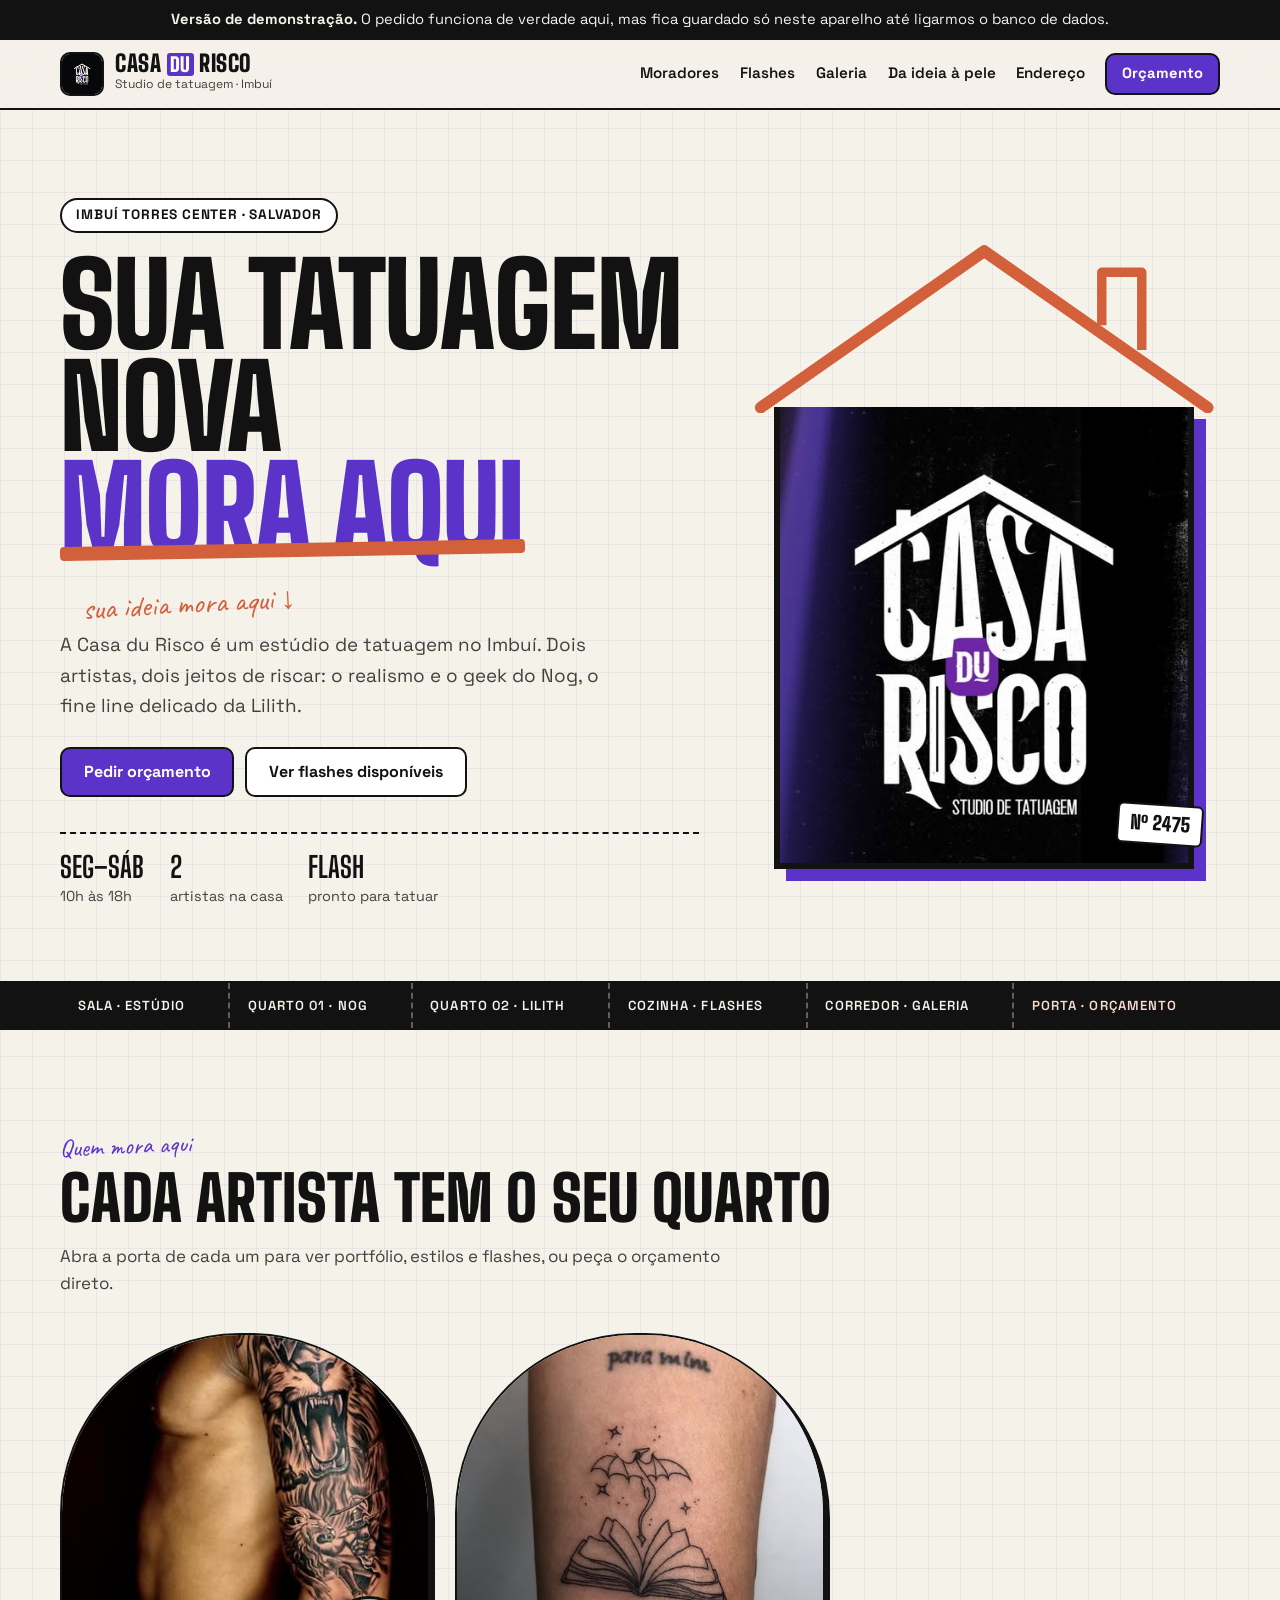
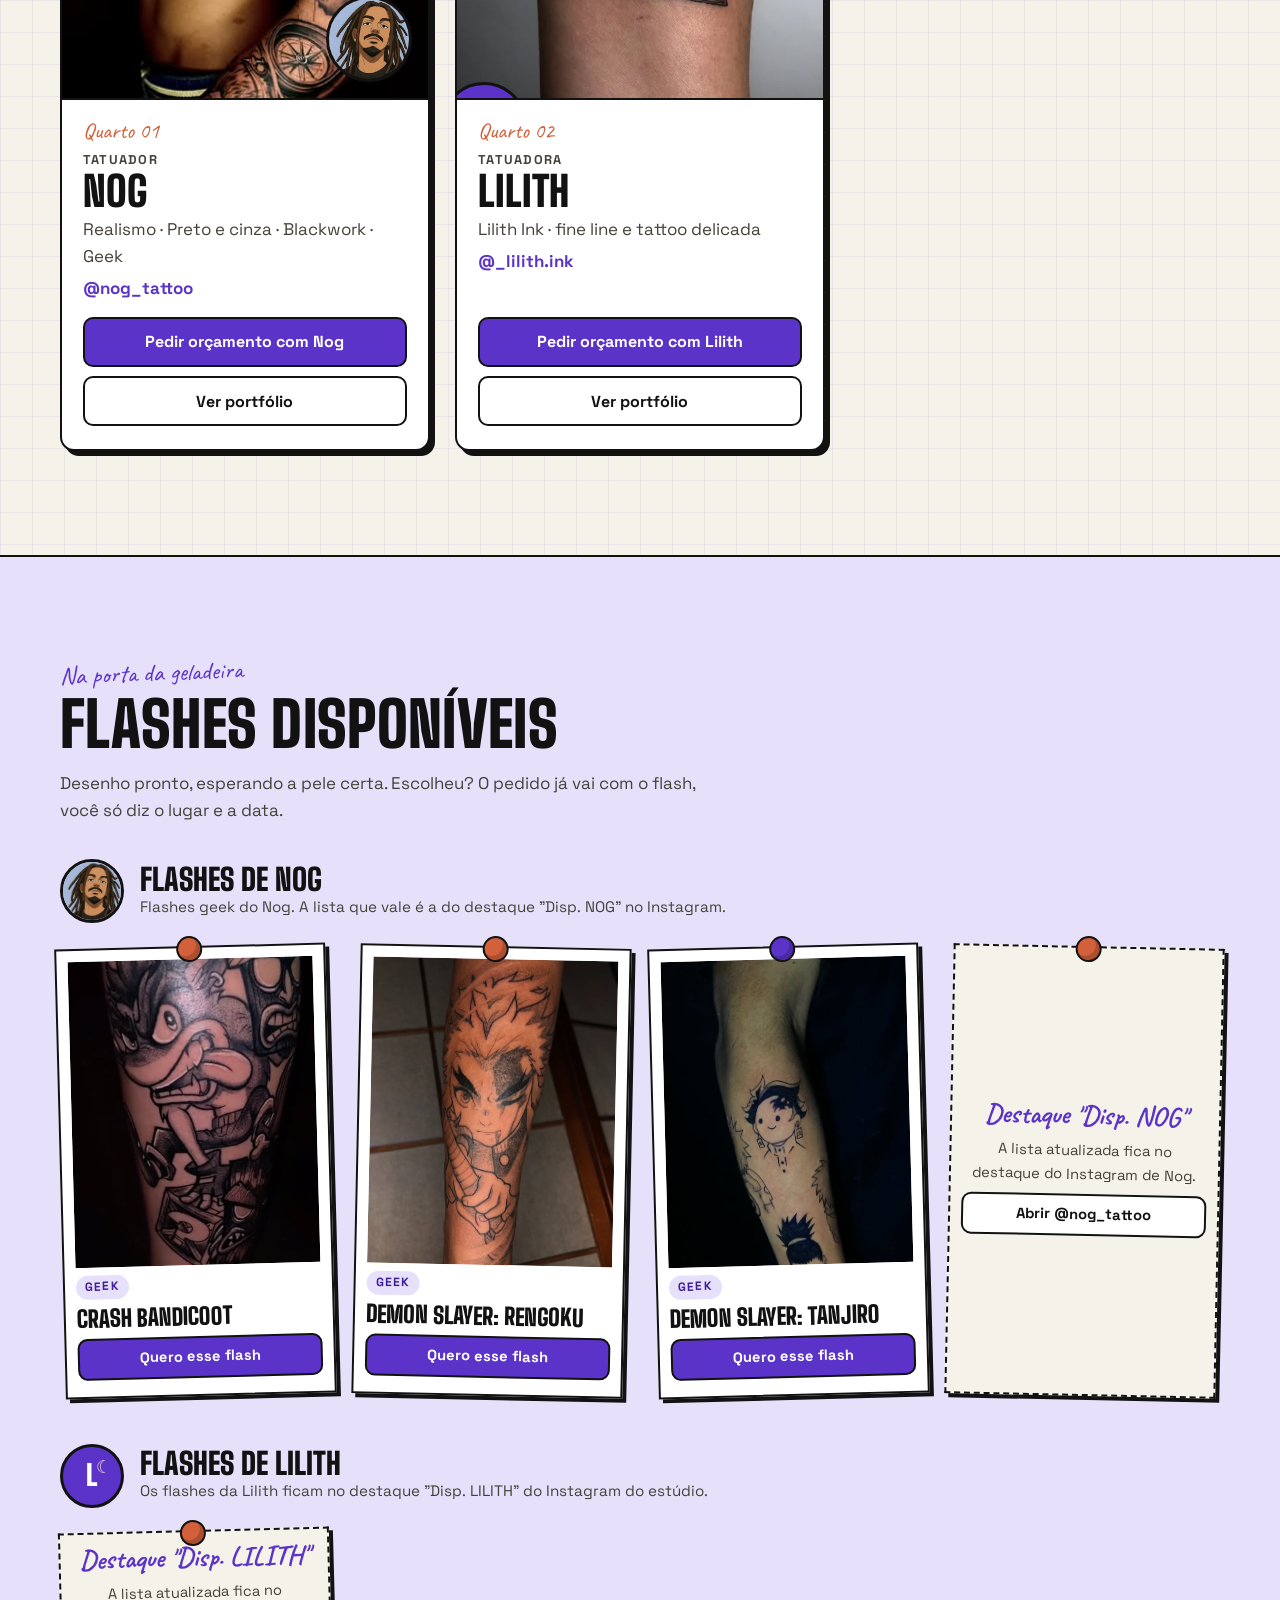
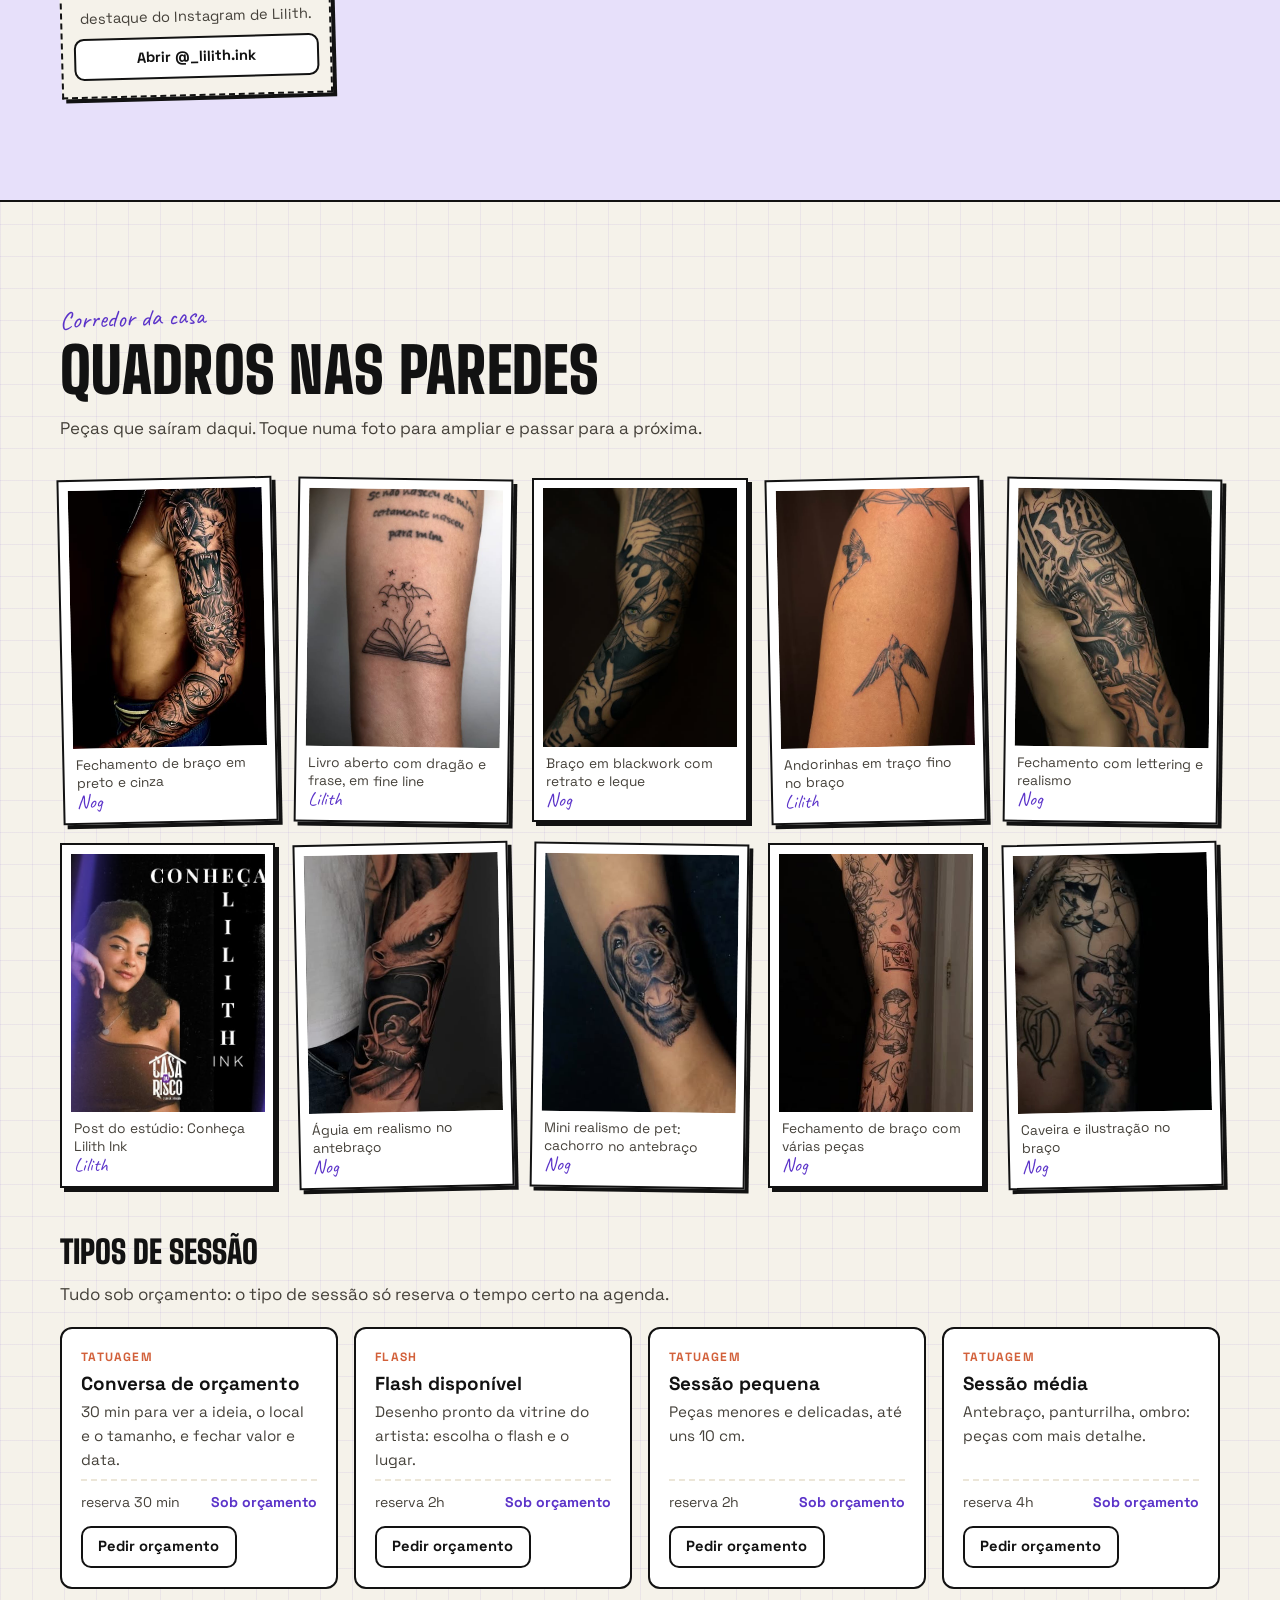
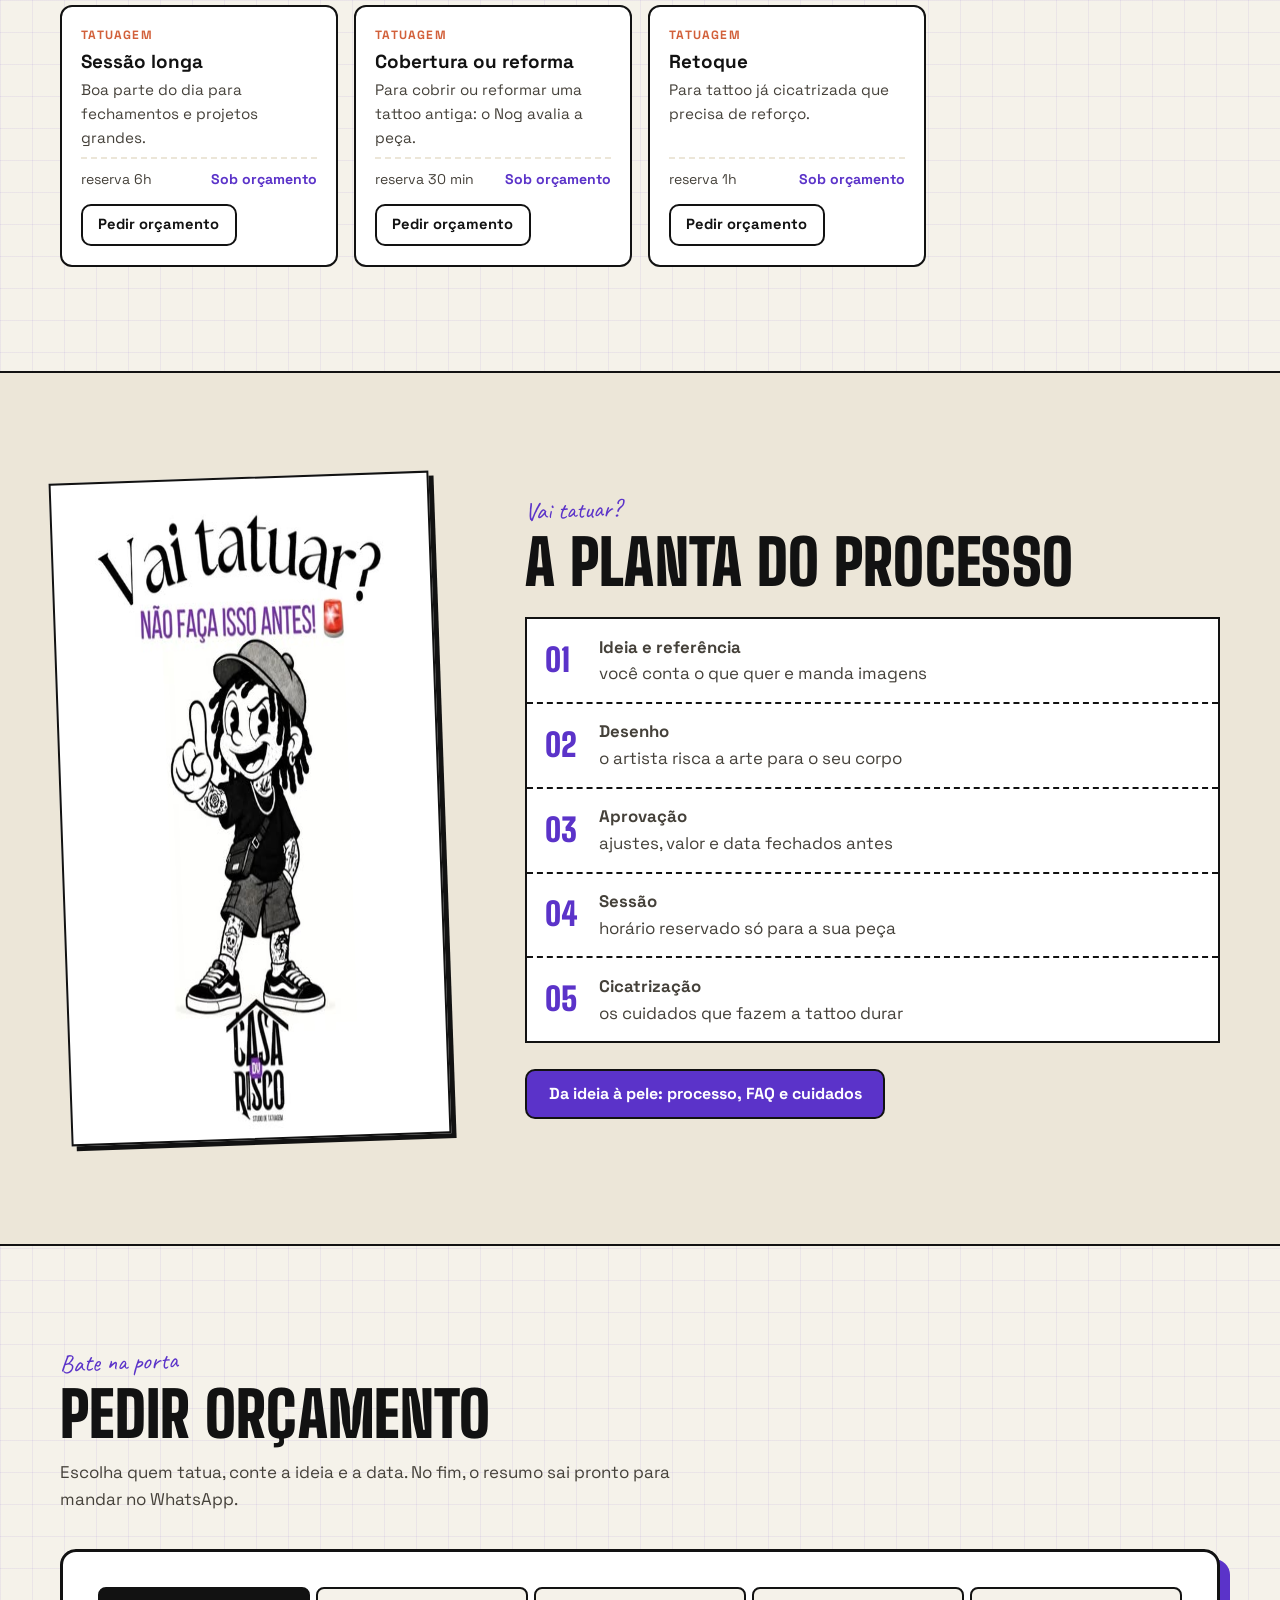
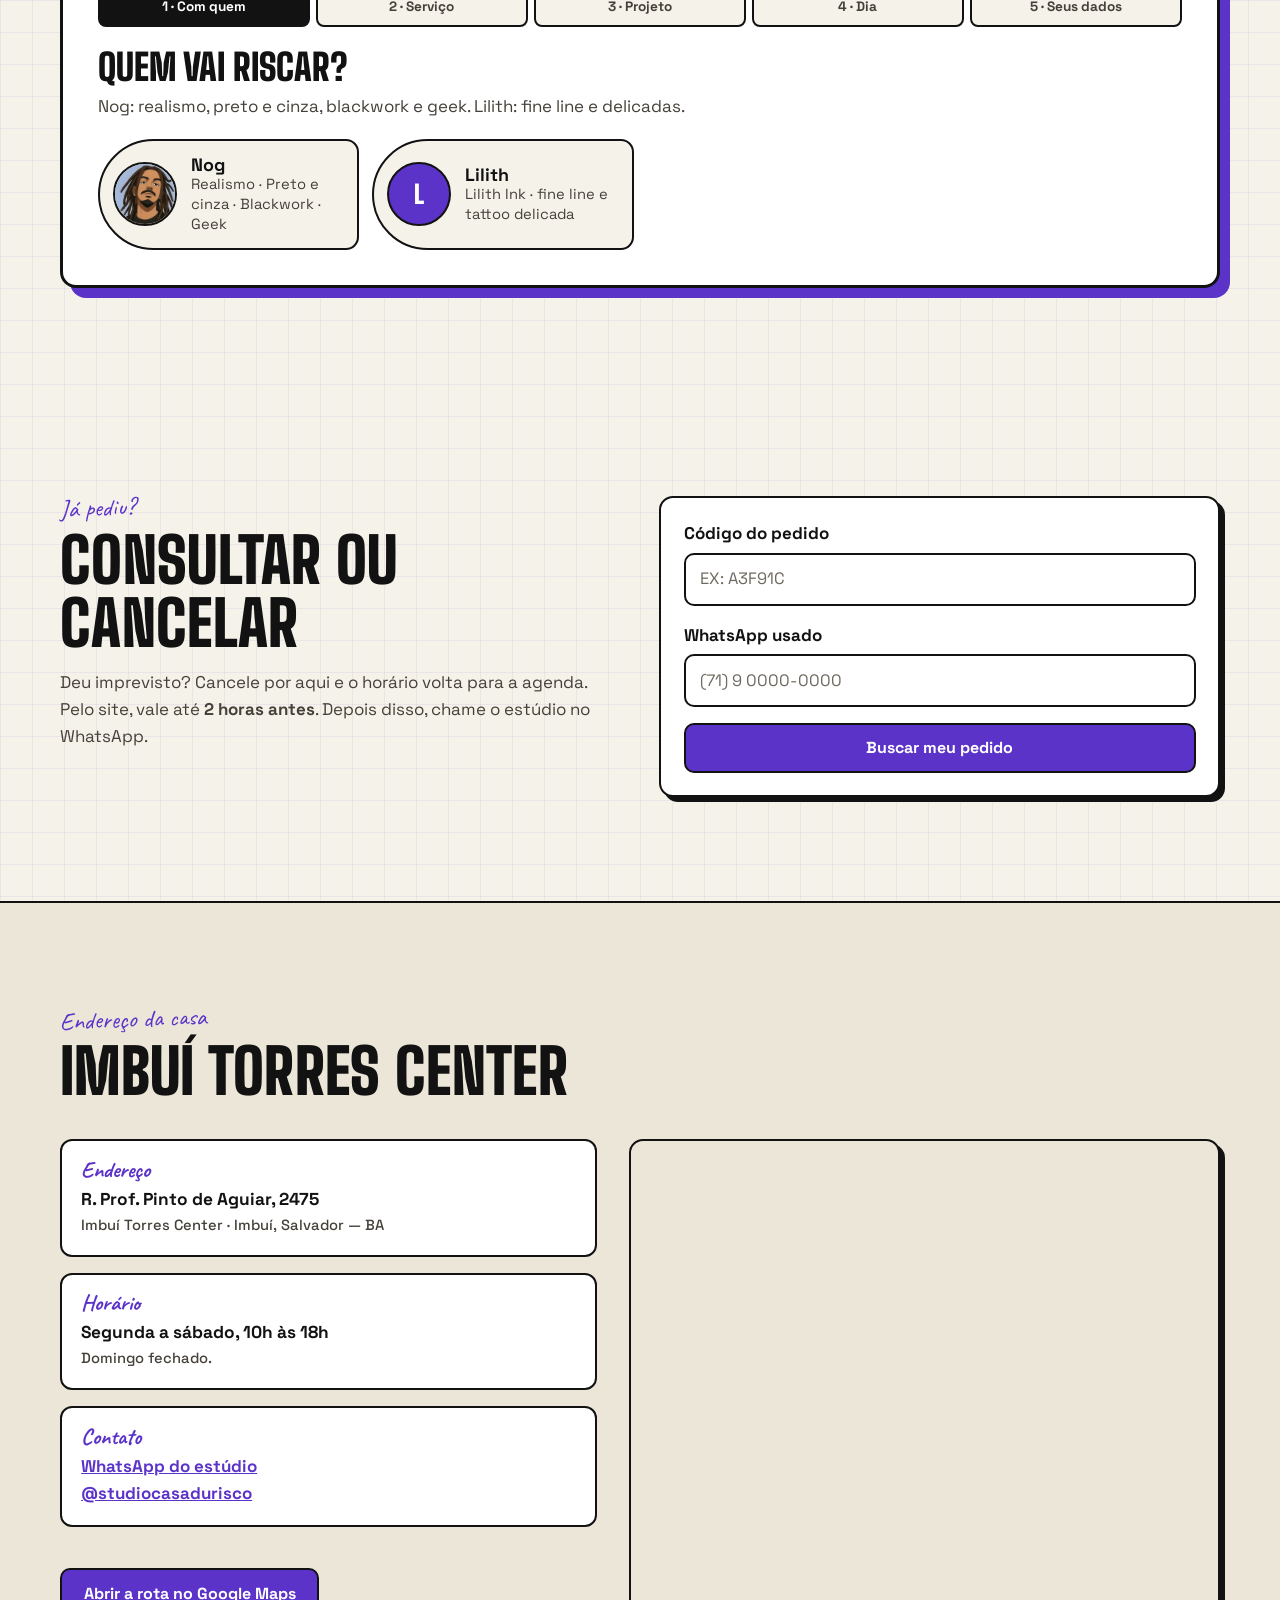
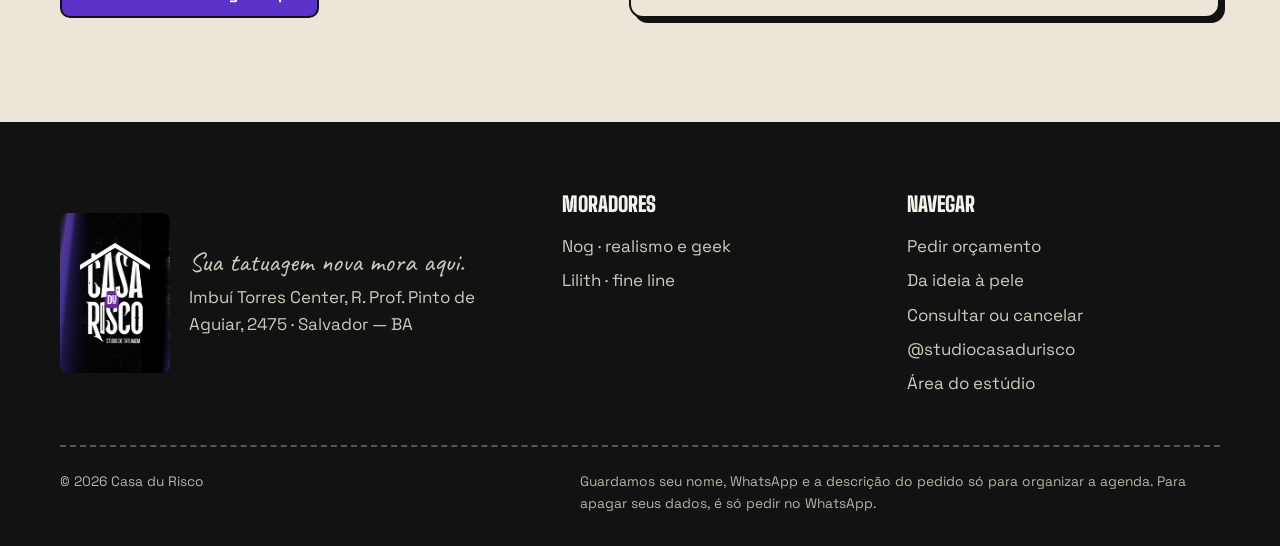
<file: index.html>
<!DOCTYPE html>
<html lang="pt-BR">
<head>
<meta charset="UTF-8">
<meta name="viewport" content="width=device-width, initial-scale=1.0">
<title>Casa du Risco · Tatuagem no Imbuí, Salvador</title>
<meta name="description" content="Casa du Risco, estúdio de tatuagem no Imbuí Torres Center, Salvador. Nog (realismo, preto e cinza, blackwork, geek) e Lilith (fine line e delicadas). Flashes disponíveis e pedido de orçamento pelo site.">
<meta name="theme-color" content="#121212">
<link rel="icon" href="fotos/logo-mini.jpg">

<meta property="og:type" content="website">
<meta property="og:title" content="Casa du Risco · Sua tatuagem nova mora aqui">
<meta property="og:description" content="Escolha quem tatua, veja os flashes disponíveis e peça seu orçamento.">
<meta property="og:image" content="fotos/logo.jpg">
<meta property="og:locale" content="pt_BR">

<link rel="preconnect" href="https://fonts.googleapis.com">
<link rel="preconnect" href="https://fonts.gstatic.com" crossorigin>
<link href="https://fonts.googleapis.com/css2?family=Big+Shoulders+Display:wght@700;800;900&family=Caveat:wght@600;700&family=Space+Grotesk:wght@400;500;600;700&display=swap" rel="stylesheet">
<link rel="stylesheet" href="assets/estilo.css?v=20261020132316">

<script type="application/ld+json">
{
  "@context":"https://schema.org",
  "@type":"TattooParlor",
  "name":"Casa du Risco",
  "slogan":"Sua tatuagem nova mora aqui",
  "image":"fotos/logo.jpg",
  "address":{"@type":"PostalAddress","streetAddress":"R. Prof. Pinto de Aguiar, 2475, Imbuí Torres Center","addressLocality":"Salvador","addressRegion":"BA","addressCountry":"BR"},
  "openingHours":"Mo-Sa 10:00-18:00",
  "sameAs":["https://www.instagram.com/studiocasadurisco/"]
}
</script>
</head>
<body>

<div id="faixa-demo" class="faixa-demo" hidden>
  <b>Versão de demonstração.</b> O pedido funciona de verdade aqui, mas fica guardado só neste aparelho até ligarmos o banco de dados.
</div>

<header class="topo">
  <div class="wrap topo-in">
    <a class="marca" href="index.html" aria-label="Casa du Risco, início">
      <img src="fotos/logo-mini.jpg" alt="" width="44" height="44">
      <span><b>Casa <i>du</i> Risco</b><small>Studio de tatuagem · Imbuí</small></span>
    </a>
    <nav class="menu" aria-label="Cômodos da casa">
      <a href="#moradores">Moradores</a>
      <a href="#flashes-sec">Flashes</a>
      <a href="#paredes">Galeria</a>
      <a href="processo.html">Da ideia à pele</a>
      <a href="#endereco">Endereço</a>
    </nav>
    <a class="btn btn-cheio mini" href="#agendar">Orçamento</a>
  </div>
</header>

<main>
<section class="capa">
  <div class="wrap capa-in">
    <div class="capa-txt">
      <p class="etiqueta">Imbuí Torres Center · Salvador</p>
      <h1>Sua tatuagem nova <span class="mora">mora aqui</span></h1>
      <p class="nota-mao">sua ideia mora aqui ↓</p>
      <p class="lead">A Casa du Risco é um estúdio de tatuagem no Imbuí. Dois artistas, dois jeitos de riscar: o realismo e o geek do Nog, o fine line delicado da Lilith.</p>
      <div class="acoes">
        <a class="btn btn-cheio" href="#agendar">Pedir orçamento</a>
        <a class="btn btn-linha" href="#flashes-sec">Ver flashes disponíveis</a>
      </div>
      <ul class="capa-fatos">
        <li><b>Seg–Sáb</b><span>10h às 18h</span></li>
        <li><b>2</b><span>artistas na casa</span></li>
        <li><b>Flash</b><span>pronto para tatuar</span></li>
      </ul>
    </div>
    <div class="casa-moldura" aria-hidden="true">
      <svg class="telhado" viewBox="0 0 400 150" preserveAspectRatio="none"><path d="M10 145 200 12 390 145" fill="none" stroke="currentColor" stroke-width="10" stroke-linejoin="round" stroke-linecap="round"/><path d="M300 75V30h34v66" fill="none" stroke="currentColor" stroke-width="8" stroke-linejoin="round"/></svg>
      <div class="casa-corpo">
        <img src="fotos/logo.jpg" alt="" width="481" height="640">
      </div>
      <span class="casa-placa">Nº 2475</span>
    </div>
  </div>
</section>

<div class="planta" aria-hidden="true">
  <div class="wrap planta-in">
    <span>Sala · estúdio</span><span>Quarto 01 · Nog</span><span>Quarto 02 · Lilith</span><span>Cozinha · flashes</span><span>Corredor · galeria</span><span>Porta · orçamento</span>
  </div>
</div>

<!-- ================= MORADORES ================= -->
<section class="secao" id="moradores">
  <div class="wrap">
    <div class="cab-secao">
      <p class="olho">Quem mora aqui</p>
      <h2>Cada artista tem o seu quarto</h2>
      <p class="sub">Abra a porta de cada um para ver portfólio, estilos e flashes, ou peça o orçamento direto.</p>
    </div>
    <div class="equipe" id="lista-equipe"></div>
  </div>
</section>

<!-- ================= FLASHES ================= -->
<section class="secao secao-geladeira" id="flashes-sec">
  <div class="wrap">
    <div class="cab-secao">
      <p class="olho">Na porta da geladeira</p>
      <h2>Flashes disponíveis</h2>
      <p class="sub">Desenho pronto, esperando a pele certa. Escolheu? O pedido já vai com o flash, você só diz o lugar e a data.</p>
    </div>
    <div id="flashes"></div>
  </div>
</section>

<!-- ================= GALERIA ================= -->
<section class="secao" id="paredes">
  <div class="wrap">
    <div class="cab-secao">
      <p class="olho">Corredor da casa</p>
      <h2>Quadros nas paredes</h2>
      <p class="sub">Peças que saíram daqui. Toque numa foto para ampliar e passar para a próxima.</p>
    </div>
    <div class="mural" data-mural data-max="10"></div>
    <h3 class="h-meio">Tipos de sessão</h3>
    <p class="sub">Tudo sob orçamento: o tipo de sessão só reserva o tempo certo na agenda.</p>
    <div class="tipos" id="tipos" data-tipos><div class="carregando">Carregando…</div></div>
  </div>
</section>

<!-- ================= DICAS / PROCESSO ================= -->
<section class="secao secao-papel" id="processo">
  <div class="wrap dicas">
    <figure class="dicas-mascote">
      <img src="fotos/mascote-dicas.jpg" alt="Mascote da Casa du Risco: Vai tatuar? Não faça isso antes!" width="533" height="640" loading="lazy">
    </figure>
    <div>
      <p class="olho">Vai tatuar?</p>
      <h2>A planta do processo</h2>
      <ol class="comodos">
        <li><b>01</b><span><strong>Ideia e referência</strong> você conta o que quer e manda imagens</span></li>
        <li><b>02</b><span><strong>Desenho</strong> o artista risca a arte para o seu corpo</span></li>
        <li><b>03</b><span><strong>Aprovação</strong> ajustes, valor e data fechados antes</span></li>
        <li><b>04</b><span><strong>Sessão</strong> horário reservado só para a sua peça</span></li>
        <li><b>05</b><span><strong>Cicatrização</strong> os cuidados que fazem a tattoo durar</span></li>
      </ol>
      <div class="acoes"><a class="btn btn-cheio" href="processo.html">Da ideia à pele: processo, FAQ e cuidados</a></div>
    </div>
  </div>
</section>

<!-- ================= PEDIDO ================= -->
<section class="secao agendar" id="agendar">
  <div class="wrap">
    <div class="cab-secao">
      <p class="olho">Bate na porta</p>
      <h2>Pedir orçamento</h2>
      <p class="sub">Escolha quem tatua, conte a ideia e a data. No fim, o resumo sai pronto para mandar no WhatsApp.</p>
    </div>
    <div class="painel" id="agendar-app">

      <div class="passos" id="passos">
        <div class="passo" data-estado="atual">1 · Com quem</div>
        <div class="passo" data-estado="aberto">2 · Serviço</div>
        <div class="passo" data-estado="aberto">3 · Projeto</div>
        <div class="passo" data-estado="aberto">4 · Dia</div>
        <div class="passo" data-estado="aberto">5 · Seus dados</div>
      </div>

      <div class="escolhas" id="escolhas" hidden></div>

      <!-- 1 -->
      <div class="etapa" data-etapa="1" data-ativa>
        <h3>Quem vai riscar?</h3>
        <p class="dica">Nog: realismo, preto e cinza, blackwork e geek. Lilith: fine line e delicadas.</p>
        <div class="lista-barbeiros" id="lista-barbeiros"></div>
      </div>

      <!-- 2 -->
      <div class="etapa" data-etapa="2">
        <h3>O que você quer fazer?</h3>
        <p class="dica">Tudo sob orçamento. Na dúvida, comece pela conversa de orçamento.</p>
        <div id="lista-servicos"></div>
        <div class="acoes"><button class="voltar" type="button" data-voltar="1">← Trocar com quem</button></div>
      </div>

      <!-- 3 -->
      <div class="etapa" data-etapa="3">
        <h3>Seu projeto</h3>
        <p class="dica">Quanto mais detalhe, mais certeiro vem o orçamento.</p>

        <div class="projeto" id="projeto">
          <div class="campos">
            <div id="pj-estilo-box">
              <span class="rotulo-campo">Estilo</span>
              <div class="chips" id="pj-estilo" role="group" aria-label="Estilo"></div>
            </div>
            <div class="campos-2">
              <div class="campo">
                <label for="pj-local">Local do corpo</label>
                <select id="pj-local">
                  <option value="">Escolha</option>
                  <option>Antebraço</option><option>Braço</option><option>Ombro</option>
                  <option>Mão / dedos</option><option>Costas</option><option>Costela</option>
                  <option>Peito</option><option>Barriga</option><option>Quadril</option><option>Coxa</option>
                  <option>Perna / panturrilha</option><option>Pé / tornozelo</option>
                  <option>Pescoço / nuca</option><option>Outro</option>
                </select>
              </div>
              <div class="campo">
                <label for="pj-tamanho">Tamanho aproximado</label>
                <select id="pj-tamanho">
                  <option value="">Não sei ainda</option>
                  <option>Até 5 cm</option><option>5 a 10 cm</option><option>10 a 20 cm</option>
                  <option>Mais de 20 cm</option><option>Fechamento (braço, perna ou costas)</option>
                </select>
              </div>
            </div>
            <div class="campo">
              <label for="pj-ideia">Sua ideia</label>
              <textarea id="pj-ideia" maxlength="600" placeholder="Ex: mini realismo do meu cachorro no antebraço, ou livro aberto com estrelas em fine line"></textarea>
            </div>
            <div class="campos-2">
              <div>
                <span class="rotulo-campo">É sua primeira tattoo?</span>
                <div class="chips" data-grupo="primeira" data-rotulo="Primeira tattoo"><button type="button" class="chip" aria-pressed="false">Sim</button><button type="button" class="chip" aria-pressed="false">Não</button></div>
              </div>
              <div>
                <span class="rotulo-campo">É cobertura de outra tattoo?</span>
                <div class="chips" data-grupo="cobertura" data-rotulo="Cobertura"><button type="button" class="chip" aria-pressed="false">Sim</button><button type="button" class="chip" aria-pressed="false">Não</button></div>
              </div>
            </div>
          </div>
        </div>

        <div id="msg-projeto"></div>
        <div class="acoes">
          <button class="btn btn-cheio" id="pj-continuar" type="button">Escolher o dia →</button>
          <button class="voltar" type="button" data-voltar="2">← Trocar o serviço</button>
        </div>
      </div>

      <!-- 4 -->
      <div class="etapa" data-etapa="4">
        <h3>Escolha o dia</h3>
        <p class="dica">O horário marca o começo do atendimento. A confirmação final vem pelo WhatsApp.</p>
        <div class="fita" id="fita-dias"></div>
        <p class="titulo-dia" id="titulo-dia"></p>
        <div id="caixa-horas"></div>
        <div class="acoes"><button class="voltar" type="button" data-voltar="3">← Voltar</button></div>
      </div>

      <!-- 5 -->
      <div class="etapa" data-etapa="5">
        <h3>Quase lá</h3>
        <p class="dica">Só falta saber com quem a gente vai falar.</p>
        <div class="resumo" id="resumo"></div>
        <form id="form-cliente" novalidate>
          <div class="campos">
            <div class="campo">
              <label for="cli-nome">Seu nome</label>
              <input id="cli-nome" name="nome" type="text" autocomplete="name" placeholder="Como te chamam" required>
            </div>
            <div class="campo">
              <label for="cli-tel">WhatsApp</label>
              <input id="cli-tel" name="tel" type="tel" inputmode="numeric" autocomplete="tel" placeholder="(71) 9 0000-0000" required>
              <p class="ajuda">Para o estúdio falar com você sobre o pedido. Não vai para lista de propaganda.</p>
            </div>
            <div class="campo">
              <label for="cli-obs"><span id="cli-obs-rot">Algo mais</span> <small>(opcional)</small></label>
              <textarea id="cli-obs" name="obs" maxlength="240" placeholder="Algo mais que a gente precisa saber"></textarea>
            </div>
          </div>
          <div id="msg-form"></div>
          <div class="acoes">
            <button class="btn btn-cheio" id="btn-confirmar" type="submit">Enviar pedido</button>
            <button class="voltar" type="button" data-voltar="4">← Trocar o dia</button>
          </div>
        </form>
      </div>

      <!-- 6 -->
      <div class="etapa" data-etapa="6">
        <div class="sucesso">
          <div class="selo-ok" aria-hidden="true">
            <svg width="34" height="34" viewBox="0 0 24 24" fill="none" stroke="currentColor" stroke-width="3" stroke-linecap="round" stroke-linejoin="round"><path d="M20 6 9 17l-5-5"/></svg>
          </div>
          <h3>Pedido enviado</h3>
          <p class="com">com <span id="ok-barbeiro"></span></p>
          <p class="dica" id="ok-linha" style="margin:.4rem 0 1rem"></p>
          <p class="rotulo-codigo">Seu código</p>
          <div class="codigo" id="ok-codigo"></div>
          <p class="expl">
            O horário fica reservado. Agora mande o resumo: o valor é combinado antes da sessão.
            Com esse código você consulta ou cancela até 2 horas antes.
          </p>
          <div class="acoes">
            <a class="btn btn-zap" id="ok-zap" target="_blank" rel="noopener">Mandar resumo</a>
            <button class="btn btn-linha" id="ok-copiar" type="button">Copiar resumo</button>
            <a class="btn btn-linha" id="ok-ics">Salvar no calendário</a>
            <button class="btn btn-linha" id="btn-novo" type="button">Fazer outro pedido</button>
          </div>
          <p class="copiado" id="ok-copiado" aria-live="polite"></p>
        </div>
      </div>

    </div>

  </div>
</section>

<!-- ================= MEU PEDIDO ================= -->
<section class="secao" id="meu-horario">
  <div class="wrap dupla">
    <div>
      <p class="olho">Já pediu?</p>
      <h2>Consultar ou cancelar</h2>
      <p class="sub">Deu imprevisto? Cancele por aqui e o horário volta para a agenda. Pelo site, vale até <b>2 horas antes</b>. Depois disso, chame o estúdio no WhatsApp.</p>
    </div>
    <div class="cartao">
      <form id="form-consulta">
        <div class="campos">
          <div class="campo">
            <label for="con-codigo">Código do pedido</label>
            <input id="con-codigo" type="text" placeholder="Ex: A3F91C" style="text-transform:uppercase" required>
          </div>
          <div class="campo">
            <label for="con-tel">WhatsApp usado</label>
            <input id="con-tel" type="tel" inputmode="numeric" placeholder="(71) 9 0000-0000" required>
          </div>
          <button class="btn btn-cheio btn-bloco" type="submit">Buscar meu pedido</button>
        </div>
      </form>
      <div id="saida-consulta"></div>
    </div>
  </div>
</section>

<!-- ================= ENDEREÇO ================= -->
<section class="secao secao-papel" id="endereco">
  <div class="wrap">
    <div class="cab-secao">
      <p class="olho">Endereço da casa</p>
      <h2>Imbuí Torres Center</h2>
    </div>
    <div class="local-in">
      <div class="infos">
        <div class="info-item"><b class="rot">Endereço</b><span>R. Prof. Pinto de Aguiar, 2475<small>Imbuí Torres Center · Imbuí, Salvador — BA</small></span></div>
        <div class="info-item"><b class="rot">Horário</b><span>Segunda a sábado, 10h às 18h<small>Domingo fechado.</small></span></div>
        <div class="info-item"><b class="rot">Contato</b><a href="https://wa.me/message/EHT7IBLVNQOOE1" target="_blank" rel="noopener">WhatsApp do estúdio</a><a href="https://www.instagram.com/studiocasadurisco/" target="_blank" rel="noopener">@studiocasadurisco</a></div>
        <div class="acoes"><a class="btn btn-cheio" href="https://www.google.com/maps/search/?api=1&amp;query=Imbu%C3%AD+Torres+Center%2C+R.+Prof.+Pinto+de+Aguiar%2C+2475%2C+Salvador+BA" target="_blank" rel="noopener">Abrir a rota no Google Maps</a></div>
      </div>
      <div class="mapa" id="mapa"></div>
    </div>
  </div>
</section>
</main>

<footer class="rodape">
  <div class="wrap">
    <div class="rodape-in">
      <div class="rodape-marca">
        <img src="fotos/logo.jpg" alt="Logo da Casa du Risco" width="120" height="160" loading="lazy">
        <div>
          <p class="rodape-assina">Sua tatuagem nova mora aqui.</p>
          <p>Imbuí Torres Center, R. Prof. Pinto de Aguiar, 2475 · Salvador — BA</p>
        </div>
      </div>
      <div>
        <b class="rodape-titulo">Moradores</b>
        <ul class="rodape-links">
          <li><a href="artista.html?a=nog">Nog · realismo e geek</a></li>
          <li><a href="artista.html?a=lilith">Lilith · fine line</a></li>
        </ul>
      </div>
      <div>
        <b class="rodape-titulo">Navegar</b>
        <ul class="rodape-links">
          <li><a href="#agendar">Pedir orçamento</a></li>
          <li><a href="processo.html">Da ideia à pele</a></li>
          <li><a href="#meu-horario">Consultar ou cancelar</a></li>
          <li><a href="https://www.instagram.com/studiocasadurisco/" target="_blank" rel="noopener">@studiocasadurisco</a></li>
          <li><a href="admin.html">Área do estúdio</a></li>
        </ul>
      </div>
    </div>
    <div class="creditos">
      <span>© <span id="ano"></span> Casa du Risco</span>
      <span>Guardamos seu nome, WhatsApp e a descrição do pedido só para organizar a agenda. Para apagar seus dados, é só pedir no WhatsApp.</span>
    </div>
  </div>
</footer>

<a class="flutua" href="#agendar">Pedir orçamento</a>

<script src="assets/config.js?v=20261020132316"></script>
<script src="assets/demo.js?v=20261020132316"></script>
<script src="assets/site.js?v=20261020132316"></script>
<script src="assets/tattoo.js?v=20261020132316"></script>
<script src="assets/agenda.js?v=20261020132316"></script>
</body>
</html>
</file>
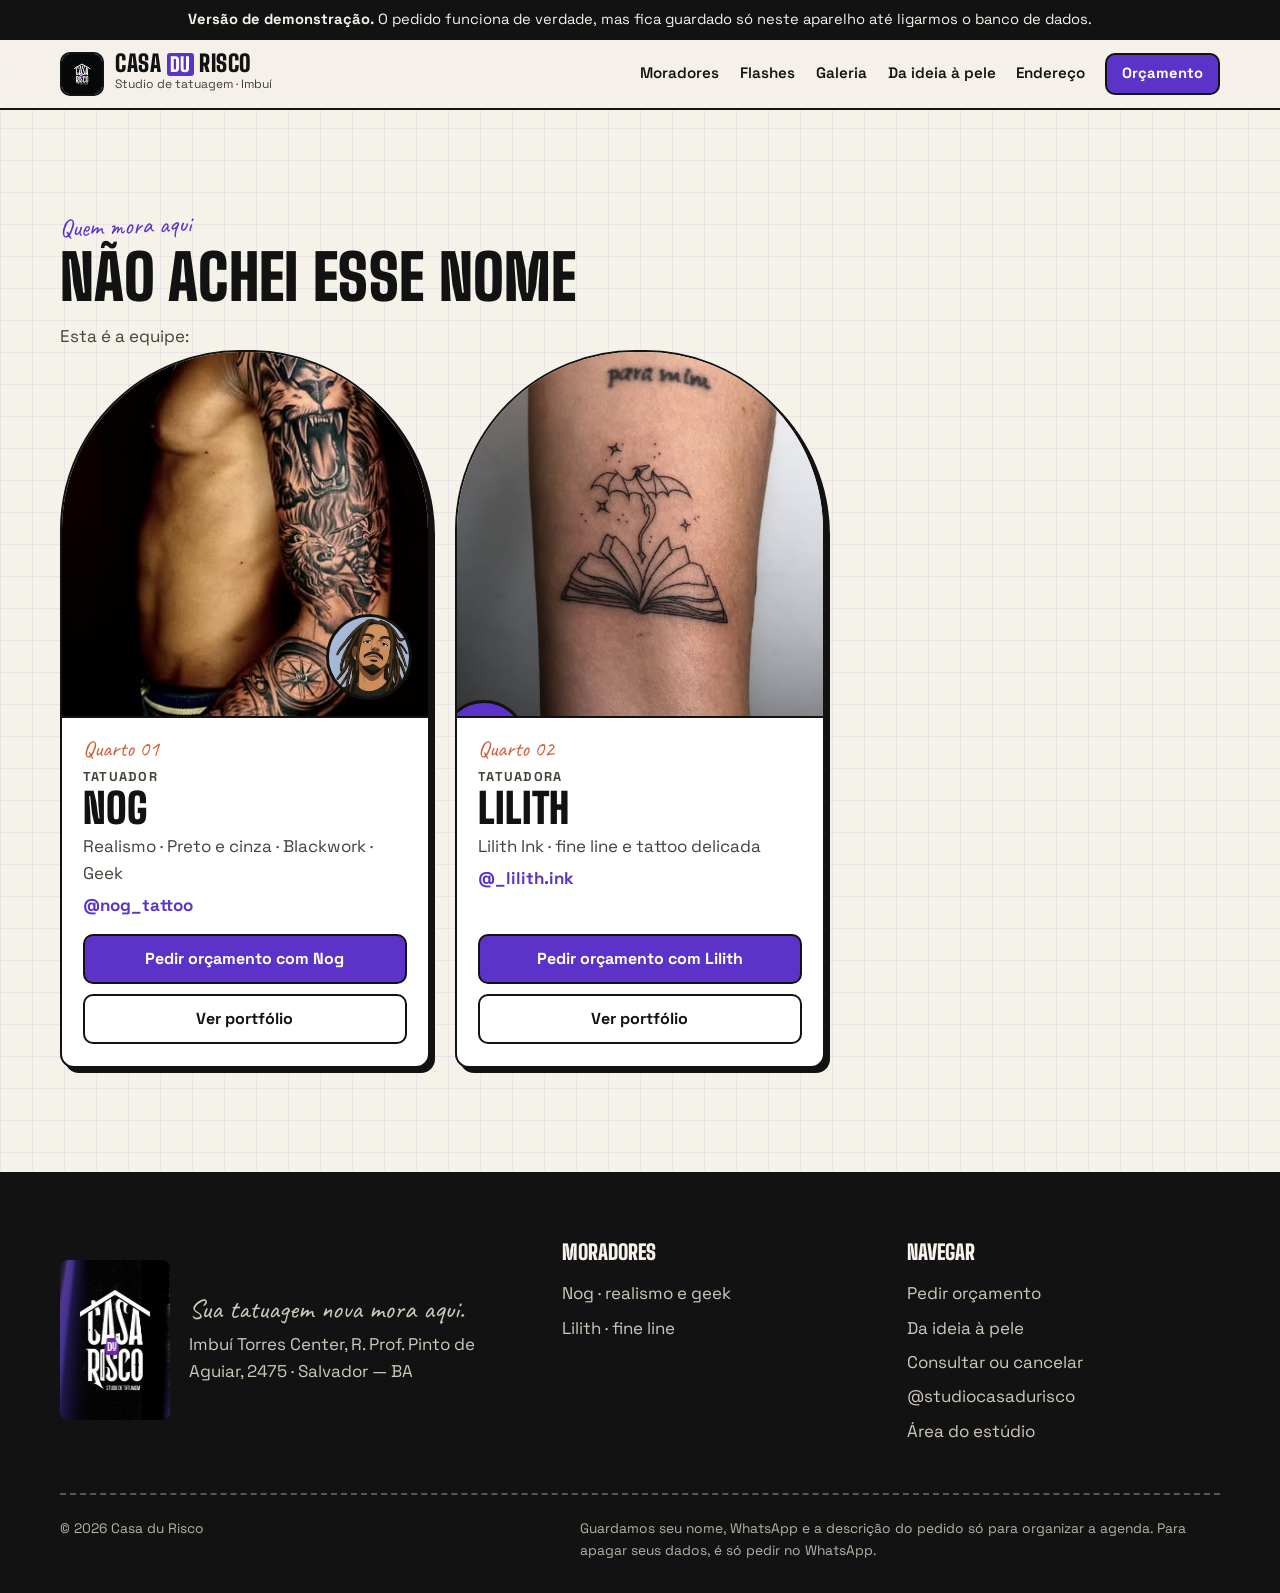
<file: artista.html>
<!DOCTYPE html>
<html lang="pt-BR">
<head>
<meta charset="UTF-8">
<meta name="viewport" content="width=device-width, initial-scale=1.0">
<title>Moradores · Casa du Risco</title>
<meta name="description" content="Os artistas da Casa du Risco, no Imbuí, Salvador: portfólio, estilos, flashes disponíveis e pedido de orçamento direto.">
<meta name="theme-color" content="#121212">
<link rel="icon" href="fotos/logo-mini.jpg">
<meta property="og:type" content="profile">
<meta property="og:title" content="Moradores · Casa du Risco">
<meta property="og:description" content="Os artistas da Casa du Risco, no Imbuí, Salvador: portfólio, estilos, flashes disponíveis e pedido de orçamento direto.">
<meta property="og:image" content="fotos/logo.jpg">
<meta property="og:locale" content="pt_BR">
<link rel="preconnect" href="https://fonts.googleapis.com">
<link rel="preconnect" href="https://fonts.gstatic.com" crossorigin>
<link href="https://fonts.googleapis.com/css2?family=Big+Shoulders+Display:wght@700;800;900&family=Caveat:wght@600;700&family=Space+Grotesk:wght@400;500;600;700&display=swap" rel="stylesheet">
<link rel="stylesheet" href="assets/estilo.css?v=20261020132316">
</head>
<body class="pg-artista">

<div id="faixa-demo" class="faixa-demo" hidden>
  <b>Versão de demonstração.</b> O pedido funciona de verdade, mas fica guardado só neste aparelho até ligarmos o banco de dados.
</div>

<header class="topo">
  <div class="wrap topo-in">
    <a class="marca" href="index.html" aria-label="Casa du Risco, início">
      <img src="fotos/logo-mini.jpg" alt="" width="44" height="44">
      <span><b>Casa <i>du</i> Risco</b><small>Studio de tatuagem · Imbuí</small></span>
    </a>
    <nav class="menu" aria-label="Cômodos da casa">
      <a href="index.html#moradores">Moradores</a>
      <a href="index.html#flashes-sec">Flashes</a>
      <a href="index.html#paredes">Galeria</a>
      <a href="processo.html">Da ideia à pele</a>
      <a href="index.html#endereco">Endereço</a>
    </nav>
    <a class="btn btn-cheio mini" href="index.html#agendar">Orçamento</a>
  </div>
</header>

<main>
  <section class="secao" id="art-nao-achei" hidden>
    <div class="wrap">
      <p class="olho">Quem mora aqui</p>
      <h2>Não achei esse nome</h2>
      <p class="sub">Esta é a equipe:</p>
      <div class="equipe" id="lista-equipe"></div>
    </div>
  </section>

  <div id="artista-pagina" hidden>
    <section class="art-capa">
      <div class="art-fundo" id="art-fundo" aria-hidden="true"></div>
      <div class="wrap art-capa-in">
        <div class="art-foto" id="art-foto"></div>
        <div class="art-txt">
          <a class="voltar-equipe" href="index.html#moradores">← Todos os moradores</a>
          <p class="olho" id="art-oficio"></p>
          <h1 id="art-nome"></h1>
          <a class="arroba" id="art-arroba" target="_blank" rel="noopener"></a>
          <p class="linha" id="art-linha"></p>
          <p class="art-destaque" id="art-destaque" hidden></p>
          <div class="estilos" id="art-estilos" aria-label="Estilos"></div>
          <div class="acoes">
            <a class="btn btn-cheio" id="art-pedir" href="index.html#agendar">Pedir orçamento</a>
            <span id="art-extras" style="display:contents"></span>
            <button class="btn btn-linha" id="art-compartilhar" type="button">Compartilhar página</button>
          </div>
          <p class="compartilhado" id="art-compartilhado" aria-live="polite"></p>
        </div>
      </div>
    </section>

    <section class="secao" id="art-port">
      <div class="wrap">
        <p class="olho">Quadros na parede</p>
        <h2 id="art-port-titulo">Portfólio</h2>
        <p class="sub" id="art-port-nota"></p>
        <div class="mural mural-grande" id="art-portfolio"></div>
        <div class="sem-fotos" id="art-sem-fotos" hidden>
          <b>Portfólio chegando</b>
          <p></p>
        </div>
        <div class="acoes">
          <a class="btn btn-cheio" id="art-pedir-2" href="index.html#agendar">Pedir orçamento</a>
          <a class="btn btn-linha" id="art-mais" target="_blank" rel="noopener">Ver mais no Instagram</a>
        </div>
      </div>
    </section>

    <section class="secao secao-flashes" id="art-flashes-sec" hidden>
      <div class="wrap">
        <p class="olho">Pronto para tatuar</p>
        <h2>Flashes disponíveis</h2>
        <p class="sub">Desenho já feito, esperando a pele certa. Escolha um e o pedido já vai com ele.</p>
        <div id="art-flashes"></div>
      </div>
    </section>

    <section class="secao secao-papel" id="art-sobre">
      <div class="wrap sobre-art">
        <div>
          <p class="olho">Ficha</p>
          <h2>Quem é</h2>
          <ul class="art-bio" id="art-bio"></ul>
        </div>
        <div class="art-processo">
          <b>Como funciona o pedido</b>
          <ol>
            <li>Você escolhe o tipo de atendimento e a data.</li>
            <li>Conta a ideia e manda referências (na tatuagem).</li>
            <li>O resumo sai pronto para mandar no WhatsApp.</li>
          </ol>
          <a class="btn btn-linha mini" href="processo.html">Da ideia à pele: o processo completo</a>
        </div>
      </div>
    </section>

    <section class="secao">
      <div class="wrap">
        <p class="olho">Quem mora aqui</p>
        <h2>Também mora aqui</h2>
        <div class="equipe" id="lista-outros"></div>
      </div>
    </section>
  </div>
</main>

<footer class="rodape">
  <div class="wrap">
    <div class="rodape-in">
      <div class="rodape-marca">
        <img src="fotos/logo.jpg" alt="Logo da Casa du Risco" width="120" height="160" loading="lazy">
        <div>
          <p class="rodape-assina">Sua tatuagem nova mora aqui.</p>
          <p>Imbuí Torres Center, R. Prof. Pinto de Aguiar, 2475 · Salvador — BA</p>
        </div>
      </div>
      <div>
        <b class="rodape-titulo">Moradores</b>
        <ul class="rodape-links">
          <li><a href="artista.html?a=nog">Nog · realismo e geek</a></li>
          <li><a href="artista.html?a=lilith">Lilith · fine line</a></li>
        </ul>
      </div>
      <div>
        <b class="rodape-titulo">Navegar</b>
        <ul class="rodape-links">
          <li><a href="index.html#agendar">Pedir orçamento</a></li>
          <li><a href="processo.html">Da ideia à pele</a></li>
          <li><a href="index.html#meu-horario">Consultar ou cancelar</a></li>
          <li><a href="https://www.instagram.com/studiocasadurisco/" target="_blank" rel="noopener">@studiocasadurisco</a></li>
          <li><a href="admin.html">Área do estúdio</a></li>
        </ul>
      </div>
    </div>
    <div class="creditos">
      <span>© <span id="ano"></span> Casa du Risco</span>
      <span>Guardamos seu nome, WhatsApp e a descrição do pedido só para organizar a agenda. Para apagar seus dados, é só pedir no WhatsApp.</span>
    </div>
  </div>
</footer>

<a class="flutua" id="art-flutua" href="index.html#agendar">Pedir orçamento</a>

<script src="assets/config.js?v=20261020132316"></script>
<script src="assets/site.js?v=20261020132316"></script>
</body>
</html>
</file>
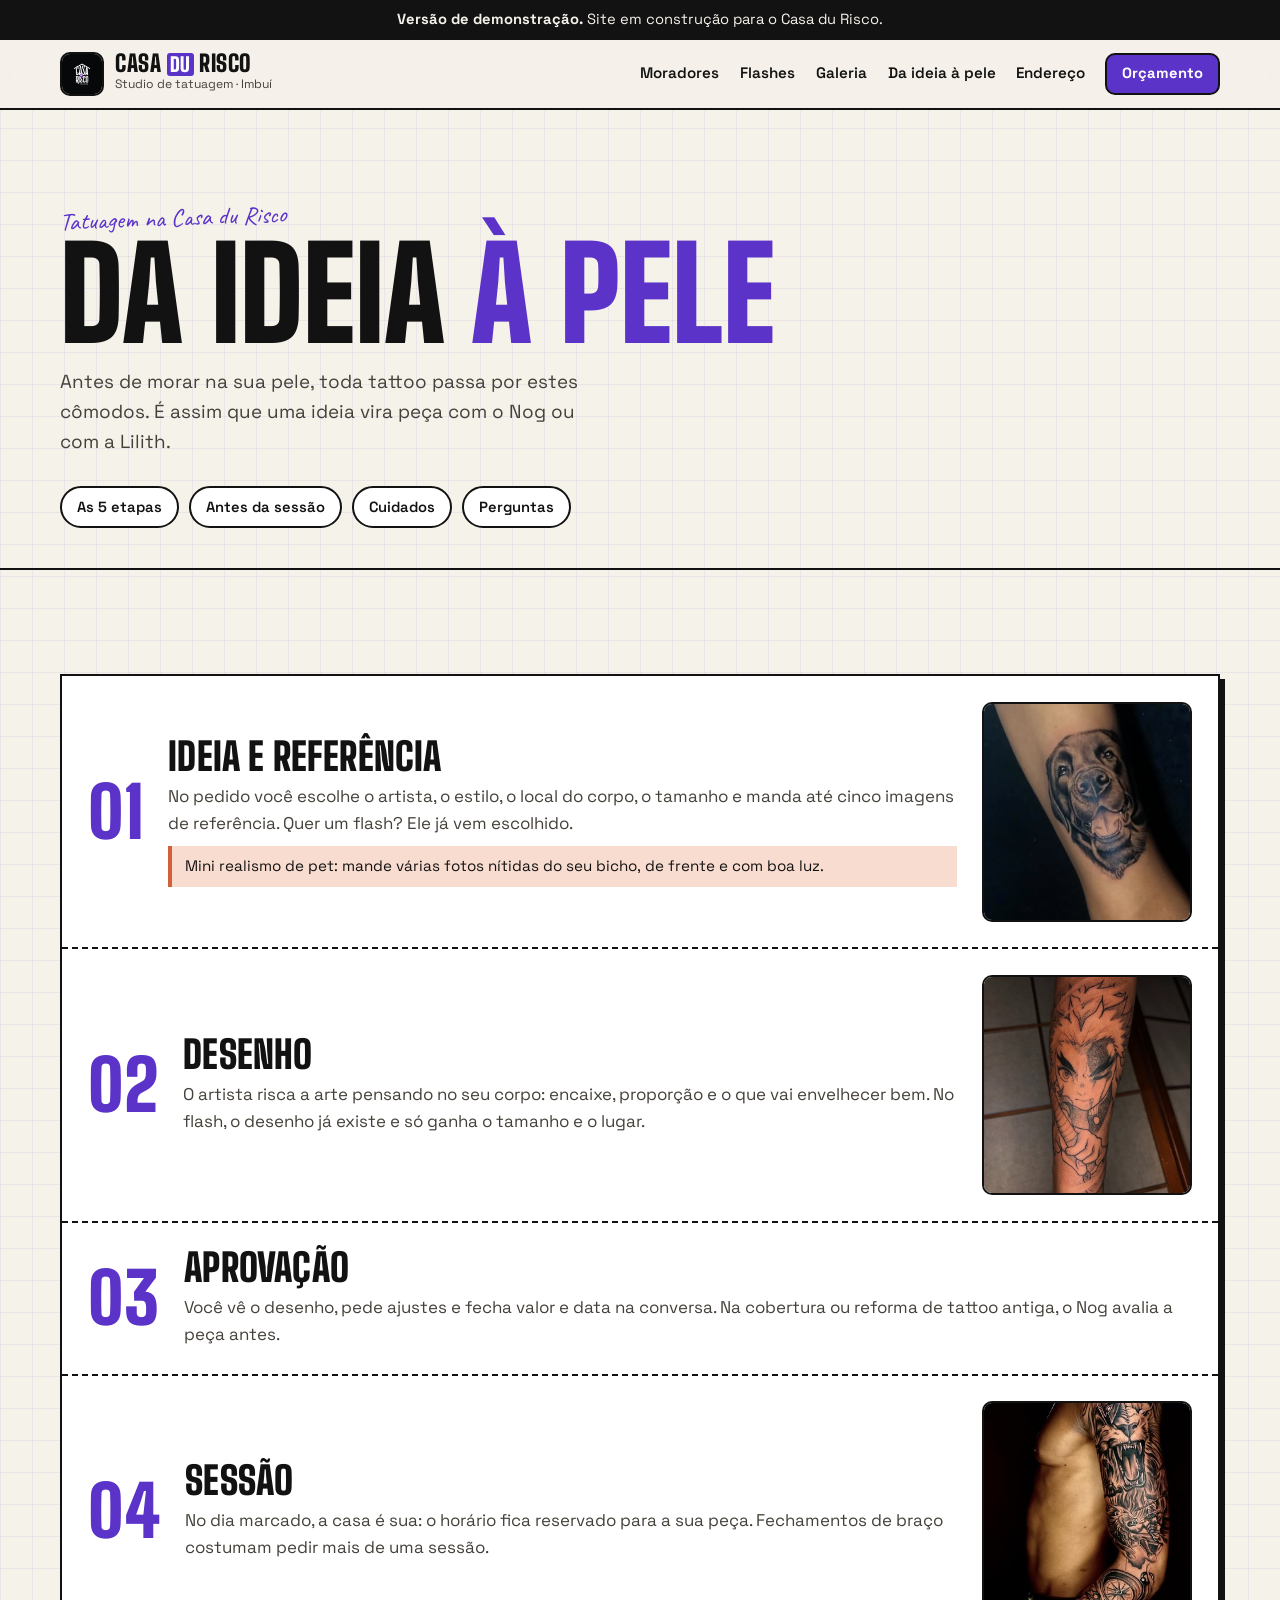
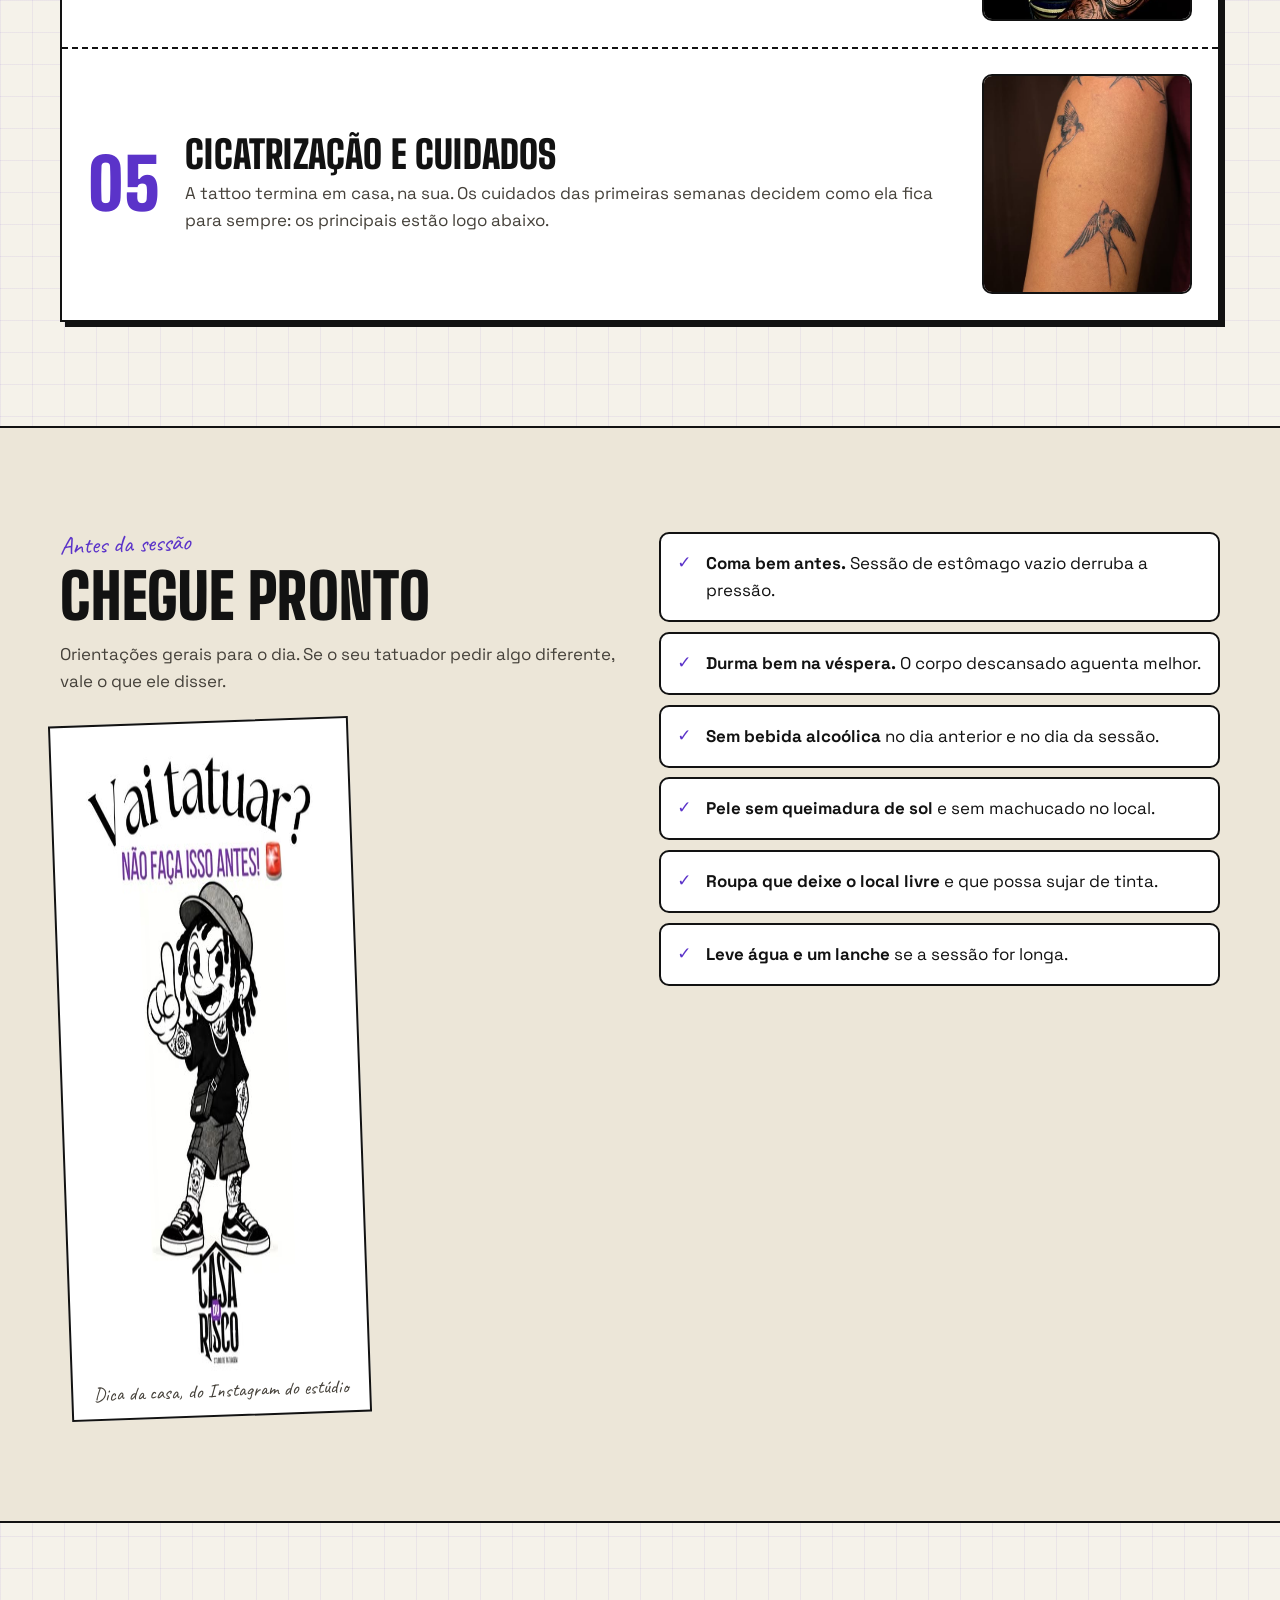
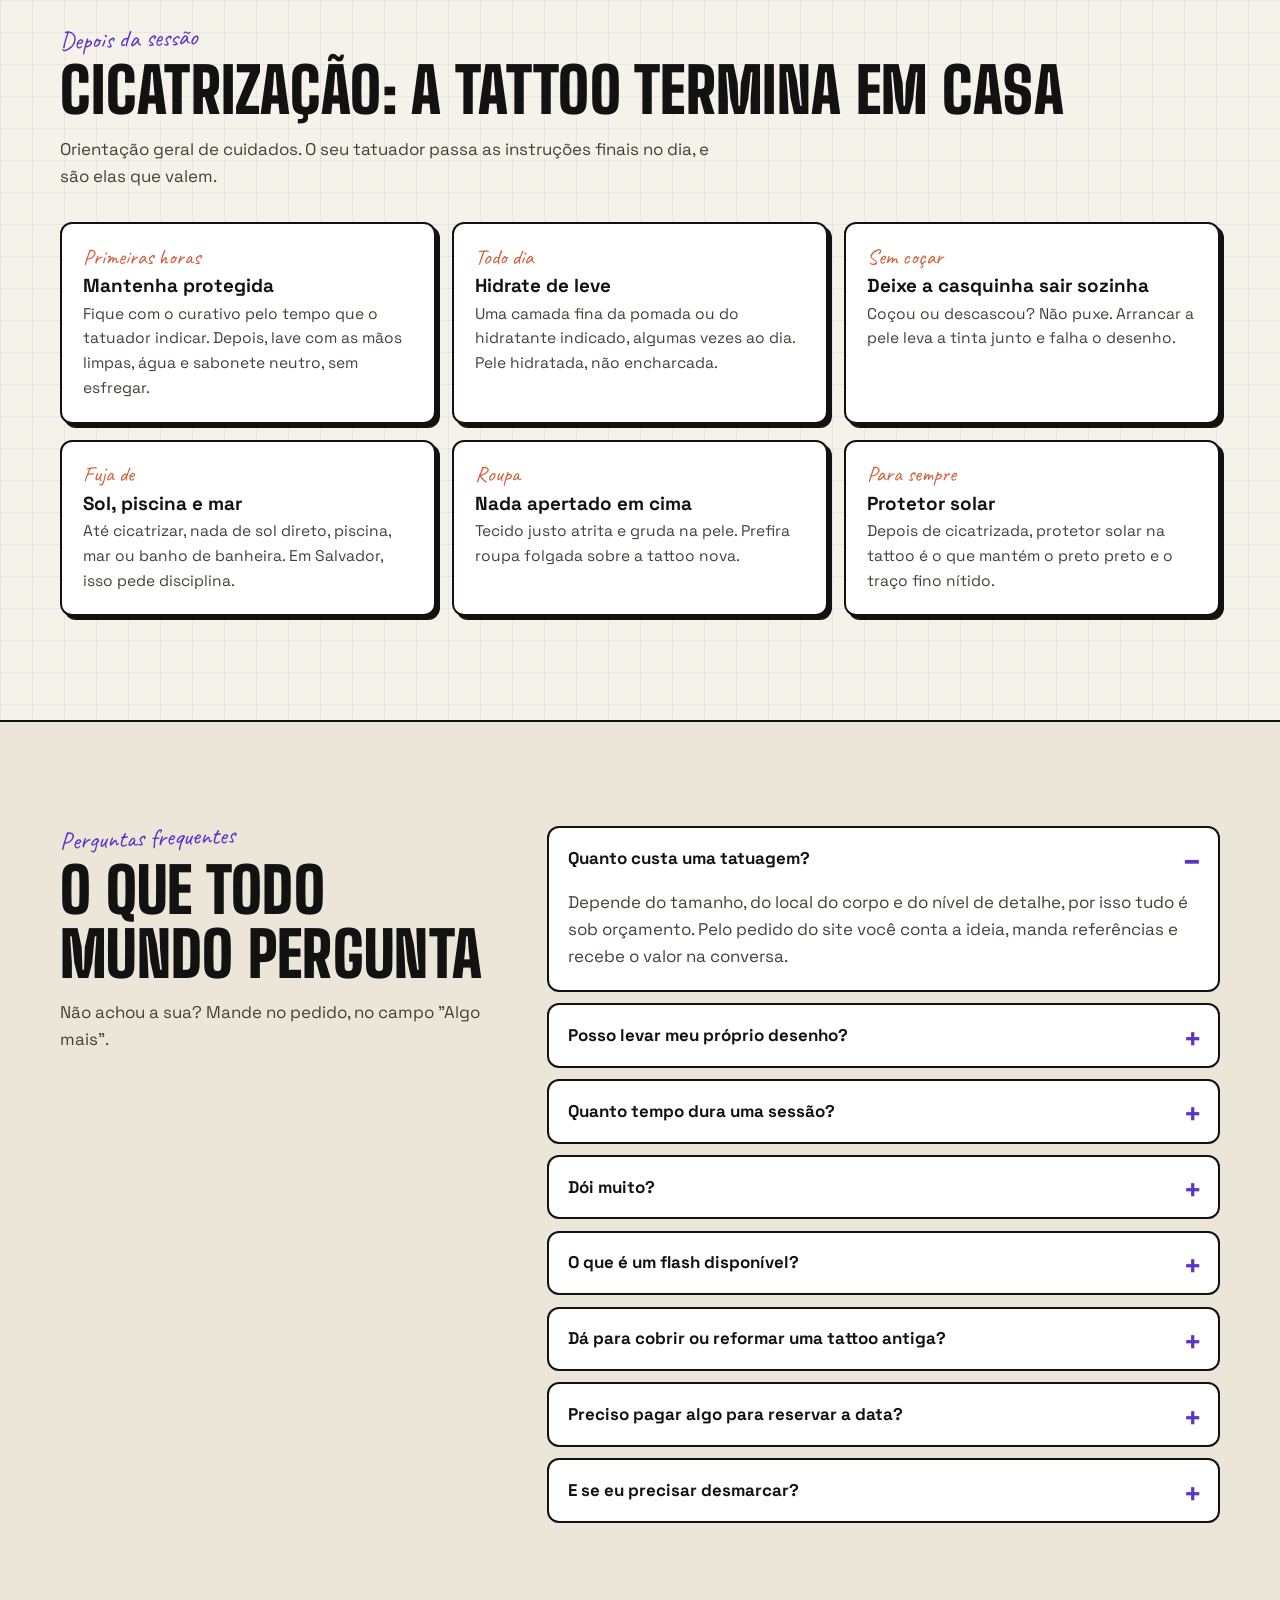
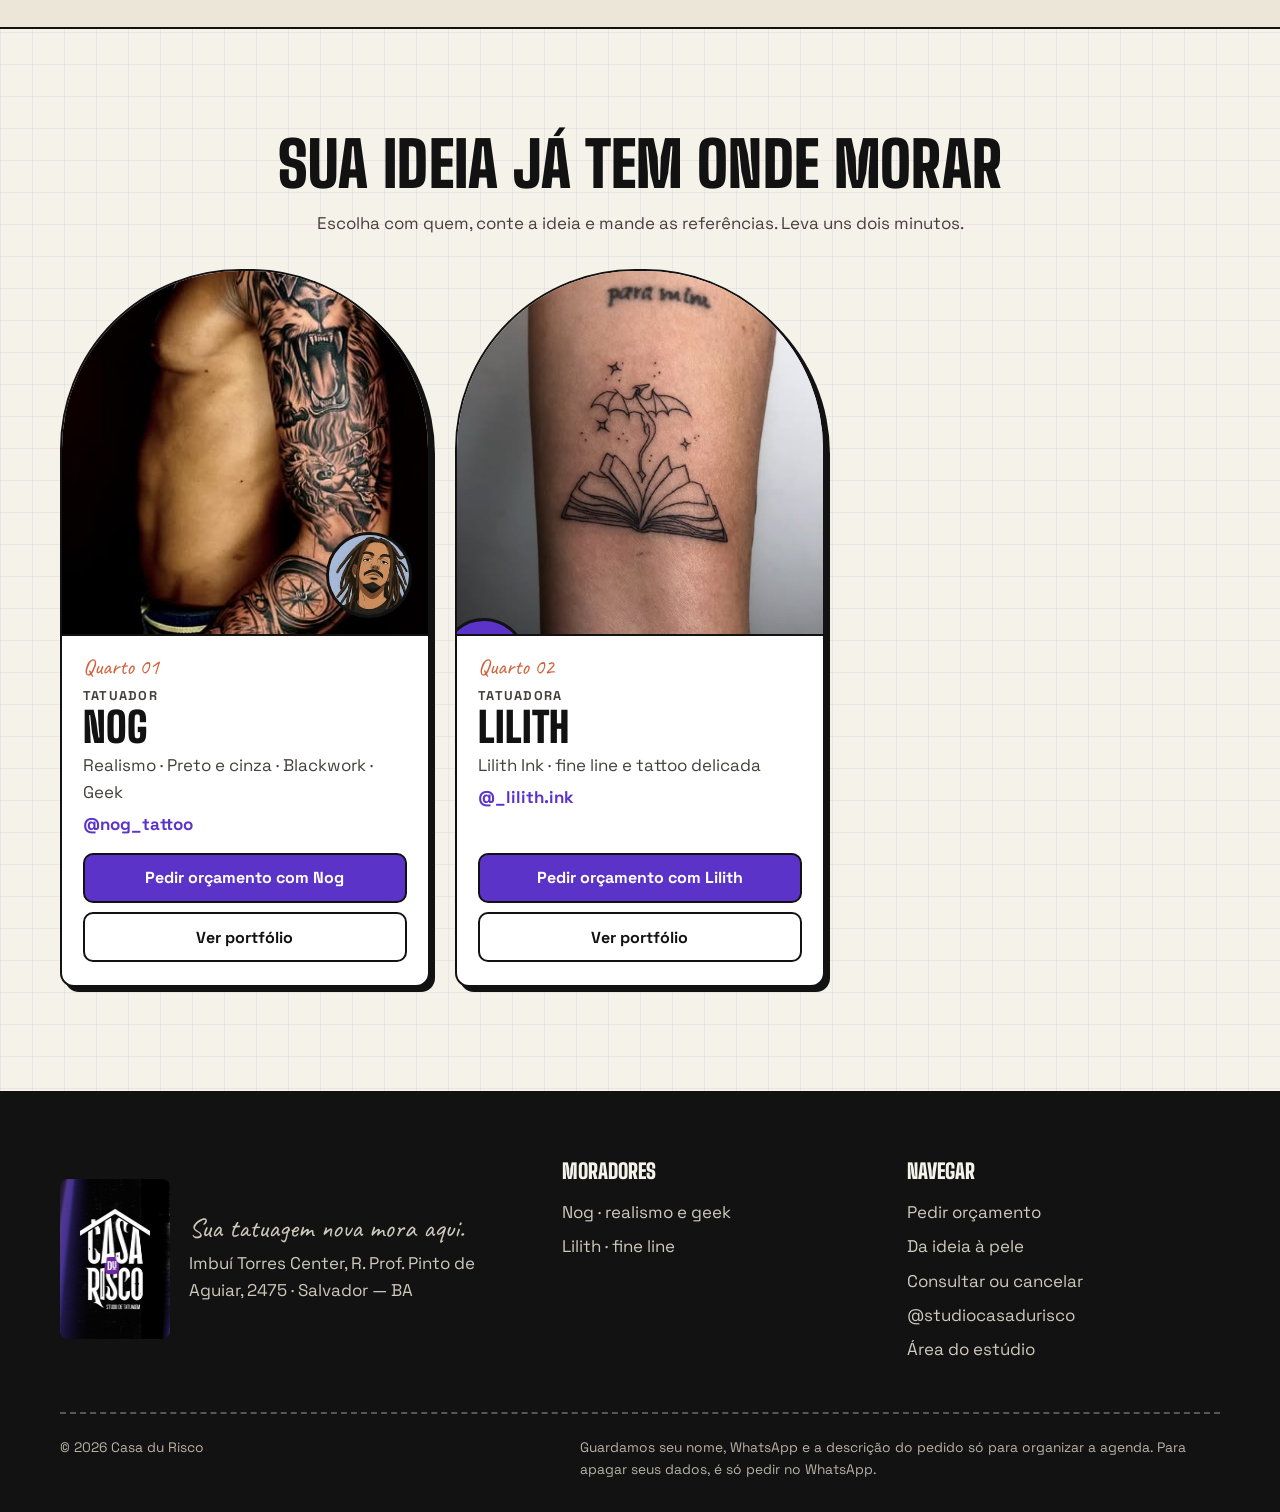
<file: processo.html>
<!DOCTYPE html>
<html lang="pt-BR">
<head>
<meta charset="UTF-8">
<meta name="viewport" content="width=device-width, initial-scale=1.0">
<title>Da ideia à pele · Casa du Risco</title>
<meta name="description" content="Como funciona uma tatuagem no Casa du Risco: referência, desenho, aprovação, sessão e cicatrização. Perguntas frequentes e cuidados depois da tattoo.">
<meta name="theme-color" content="#121212">
<link rel="icon" href="fotos/logo-mini.jpg">
<meta property="og:type" content="article">
<meta property="og:title" content="Da ideia à pele · Casa du Risco">
<meta property="og:description" content="Do primeiro rabisco à tattoo cicatrizada, passo a passo.">
<meta property="og:image" content="fotos/logo.jpg">
<meta property="og:locale" content="pt_BR">
<link rel="preconnect" href="https://fonts.googleapis.com">
<link rel="preconnect" href="https://fonts.gstatic.com" crossorigin>
<link href="https://fonts.googleapis.com/css2?family=Big+Shoulders+Display:wght@700;800;900&family=Caveat:wght@600;700&family=Space+Grotesk:wght@400;500;600;700&display=swap" rel="stylesheet">
<link rel="stylesheet" href="assets/estilo.css?v=20261020132316">
</head>
<body class="pg-processo">

<div id="faixa-demo" class="faixa-demo" hidden>
  <b>Versão de demonstração.</b> Site em construção para o Casa du Risco.
</div>

<header class="topo">
  <div class="wrap topo-in">
    <a class="marca" href="index.html" aria-label="Casa du Risco, início">
      <img src="fotos/logo-mini.jpg" alt="" width="44" height="44">
      <span><b>Casa <i>du</i> Risco</b><small>Studio de tatuagem · Imbuí</small></span>
    </a>
    <nav class="menu" aria-label="Cômodos da casa">
      <a href="index.html#moradores">Moradores</a>
      <a href="index.html#flashes-sec">Flashes</a>
      <a href="index.html#paredes">Galeria</a>
      <a href="processo.html">Da ideia à pele</a>
      <a href="index.html#endereco">Endereço</a>
    </nav>
    <a class="btn btn-cheio mini" href="index.html#agendar">Orçamento</a>
  </div>
</header>

<main>
  <section class="proc-capa">
    <div class="wrap">
      <p class="olho">Tatuagem na Casa du Risco</p>
      <h1>Da ideia <em>à pele</em></h1>
      <p class="lead">Antes de morar na sua pele, toda tattoo passa por estes cômodos. É assim que uma ideia vira peça com o Nog ou com a Lilith.</p>
      <nav class="proc-indice" aria-label="Nesta página">
        <a href="#etapas">As 5 etapas</a>
        <a href="#antes">Antes da sessão</a>
        <a href="#cuidados">Cuidados</a>
        <a href="#faq">Perguntas</a>
      </nav>
    </div>
  </section>

  <section class="secao" id="etapas">
    <div class="wrap">
      <ol class="etapas-proc">
        <li><span class="ep-num">01</span><div><h2>Ideia e referência</h2><p>No pedido você escolhe o artista, o estilo, o local do corpo, o tamanho e manda até cinco imagens de referência. Quer um flash? Ele já vem escolhido.</p><p class="ep-dica">Mini realismo de pet: mande várias fotos nítidas do seu bicho, de frente e com boa luz.</p></div><figure><img src="fotos/nog-6.jpg" alt="Mini realismo de pet do Nog" loading="lazy"></figure></li>
        <li><span class="ep-num">02</span><div><h2>Desenho</h2><p>O artista risca a arte pensando no seu corpo: encaixe, proporção e o que vai envelhecer bem. No flash, o desenho já existe e só ganha o tamanho e o lugar.</p></div><figure><img src="fotos/flash-nog-rengoku.jpg" alt="Flash geek de Demon Slayer" loading="lazy"></figure></li>
        <li><span class="ep-num">03</span><div><h2>Aprovação</h2><p>Você vê o desenho, pede ajustes e fecha valor e data na conversa. Na cobertura ou reforma de tattoo antiga, o Nog avalia a peça antes.</p></div></li>
        <li><span class="ep-num">04</span><div><h2>Sessão</h2><p>No dia marcado, a casa é sua: o horário fica reservado para a sua peça. Fechamentos de braço costumam pedir mais de uma sessão.</p></div><figure><img src="fotos/nog-1.jpg" alt="Fechamento de braço do Nog" loading="lazy"></figure></li>
        <li><span class="ep-num">05</span><div><h2>Cicatrização e cuidados</h2><p>A tattoo termina em casa, na sua. Os cuidados das primeiras semanas decidem como ela fica para sempre: os principais estão logo abaixo.</p></div><figure><img src="fotos/lilith-2.jpg" alt="Andorinhas em traço fino" loading="lazy"></figure></li>
      </ol>
    </div>
  </section>

  <section class="secao secao-papel" id="antes">
    <div class="wrap dupla">
      <div>
        <p class="olho">Antes da sessão</p>
        <h2>Chegue pronto</h2>
        <p class="sub">Orientações gerais para o dia. Se o seu tatuador pedir algo diferente, vale o que ele disser.</p>
        <figure class="fig-proc"><img src="fotos/mascote-dicas.jpg" alt="Mascote da casa: Vai tatuar? Não faça isso antes!" loading="lazy" width="533" height="640"><figcaption>Dica da casa, do Instagram do estúdio</figcaption></figure>
      </div>
      <ul class="lista-check lista-grande">
        <li><b>Coma bem antes.</b> Sessão de estômago vazio derruba a pressão.</li>
        <li><b>Durma bem na véspera.</b> O corpo descansado aguenta melhor.</li>
        <li><b>Sem bebida alcoólica</b> no dia anterior e no dia da sessão.</li>
        <li><b>Pele sem queimadura de sol</b> e sem machucado no local.</li>
        <li><b>Roupa que deixe o local livre</b> e que possa sujar de tinta.</li>
        <li><b>Leve água e um lanche</b> se a sessão for longa.</li>
      </ul>
    </div>
  </section>

  <section class="secao" id="cuidados">
    <div class="wrap">
      <p class="olho">Depois da sessão</p>
      <h2>Cicatrização: a tattoo termina em casa</h2>
      <p class="sub">Orientação geral de cuidados. O seu tatuador passa as instruções finais no dia, e são elas que valem.</p>
      <div class="cuidados">
        <article><span>Primeiras horas</span><h3>Mantenha protegida</h3><p>Fique com o curativo pelo tempo que o tatuador indicar. Depois, lave com as mãos limpas, água e sabonete neutro, sem esfregar.</p></article>
        <article><span>Todo dia</span><h3>Hidrate de leve</h3><p>Uma camada fina da pomada ou do hidratante indicado, algumas vezes ao dia. Pele hidratada, não encharcada.</p></article>
        <article><span>Sem coçar</span><h3>Deixe a casquinha sair sozinha</h3><p>Coçou ou descascou? Não puxe. Arrancar a pele leva a tinta junto e falha o desenho.</p></article>
        <article><span>Fuja de</span><h3>Sol, piscina e mar</h3><p>Até cicatrizar, nada de sol direto, piscina, mar ou banho de banheira. Em Salvador, isso pede disciplina.</p></article>
        <article><span>Roupa</span><h3>Nada apertado em cima</h3><p>Tecido justo atrita e gruda na pele. Prefira roupa folgada sobre a tattoo nova.</p></article>
        <article><span>Para sempre</span><h3>Protetor solar</h3><p>Depois de cicatrizada, protetor solar na tattoo é o que mantém o preto preto e o traço fino nítido.</p></article>
      </div>
    </div>
  </section>

  <section class="secao secao-papel" id="faq">
    <div class="wrap faq-in">
      <div>
        <p class="olho">Perguntas frequentes</p>
        <h2>O que todo mundo pergunta</h2>
        <p class="sub">Não achou a sua? Mande no pedido, no campo "Algo mais".</p>
      </div>
      <div class="faq">
        <details open><summary>Quanto custa uma tatuagem?</summary><p>Depende do tamanho, do local do corpo e do nível de detalhe, por isso tudo é sob orçamento. Pelo pedido do site você conta a ideia, manda referências e recebe o valor na conversa.</p></details>
        <details><summary>Posso levar meu próprio desenho?</summary><p>Pode. No pedido existe a opção "Trago meu desenho": anexe a imagem e o tatuador avalia se precisa de ajuste para funcionar na pele.</p></details>
        <details><summary>Quanto tempo dura uma sessão?</summary><p>Peças pequenas costumam caber em poucas horas. Fechamentos e costas inteiras podem pedir mais de uma sessão. O tipo de sessão que você escolhe no pedido reserva o tempo certo na agenda.</p></details>
        <details><summary>Dói muito?</summary><p>Varia de pessoa para pessoa e de lugar para lugar. Regiões com osso perto da pele (costela, pé, coluna) costumam incomodar mais. Ir descansado e alimentado ajuda bastante.</p></details>
        <details><summary>O que é um flash disponível?</summary><p>É um desenho que o artista já criou e deixou pronto para tatuar. Na Casa du Risco, cada artista tem os seus: os do Nog no destaque "Disp. NOG" e os da Lilith no "Disp. LILITH". No site, é só tocar em "Quero esse flash".</p></details>
        <details><summary>Dá para cobrir ou reformar uma tattoo antiga?</summary><p>Dá: cobertura e reforma estão no trabalho do Nog. Escolha "Cobertura ou reforma" no pedido e mande uma foto da tattoo atual.</p></details>
        <details><summary>Preciso pagar algo para reservar a data?</summary><p>A forma de reservar é combinada direto com o tatuador na conversa do orçamento.</p></details>
        <details><summary>E se eu precisar desmarcar?</summary><p>Com o código do pedido você cancela pelo próprio site até 2 horas antes, e o horário volta para a agenda. Depois disso, chame no Instagram.</p></details>
      </div>
    </div>
  </section>

  <section class="secao cta-final">
    <div class="wrap">
      <h2>Sua ideia já tem onde morar</h2>
      <p class="sub">Escolha com quem, conte a ideia e mande as referências. Leva uns dois minutos.</p>
      <div class="equipe" id="lista-tattoo"></div>
    </div>
  </section>
</main>

<footer class="rodape">
  <div class="wrap">
    <div class="rodape-in">
      <div class="rodape-marca">
        <img src="fotos/logo.jpg" alt="Logo da Casa du Risco" width="120" height="160" loading="lazy">
        <div>
          <p class="rodape-assina">Sua tatuagem nova mora aqui.</p>
          <p>Imbuí Torres Center, R. Prof. Pinto de Aguiar, 2475 · Salvador — BA</p>
        </div>
      </div>
      <div>
        <b class="rodape-titulo">Moradores</b>
        <ul class="rodape-links">
          <li><a href="artista.html?a=nog">Nog · realismo e geek</a></li>
          <li><a href="artista.html?a=lilith">Lilith · fine line</a></li>
        </ul>
      </div>
      <div>
        <b class="rodape-titulo">Navegar</b>
        <ul class="rodape-links">
          <li><a href="index.html#agendar">Pedir orçamento</a></li>
          <li><a href="processo.html">Da ideia à pele</a></li>
          <li><a href="index.html#meu-horario">Consultar ou cancelar</a></li>
          <li><a href="https://www.instagram.com/studiocasadurisco/" target="_blank" rel="noopener">@studiocasadurisco</a></li>
          <li><a href="admin.html">Área do estúdio</a></li>
        </ul>
      </div>
    </div>
    <div class="creditos">
      <span>© <span id="ano"></span> Casa du Risco</span>
      <span>Guardamos seu nome, WhatsApp e a descrição do pedido só para organizar a agenda. Para apagar seus dados, é só pedir no WhatsApp.</span>
    </div>
  </div>
</footer>

<a class="flutua" href="index.html#agendar">Pedir orçamento</a>

<script src="assets/config.js?v=20261020132316"></script>
<script src="assets/site.js?v=20261020132316"></script>
</body>
</html>
</file>
<file: assets/estilo.css>
/* =====================================================================
   Casa du Risco — visual do site
   Conceito: "a casa da sua tatuagem". Papel claro de planta baixa (grade
   azul-roxa de arquiteto), tinta preta, roxo do "DU" do logo e telha
   terracota. Títulos condensados como o letreiro do logo, notas escritas
   à mão, telhado traçado na capa, cards de "quarto" com porta em arco e
   os flashes presos na porta da geladeira com ímã.
   ===================================================================== */

:root{
  --papel:   #F5F2EA;
  --papel-2: #ECE6D8;
  --branco:  #FFFFFF;
  --tinta:   #121212;
  --tinta-2: #45413A;
  --roxo:    #5B33C9;
  --roxo-2:  #3E1F99;
  --roxo-cl: #E7E0FA;
  --telha:   #D2603A;
  --telha-cl:#F8DCCF;
  --grade:   rgba(91,51,201,.07);
  --zap:     #1FAF54;
  --erro:    #B3261E;
  --ok:      #1B6E3A;

  --titulo: 'Big Shoulders Display', 'Impact', 'Arial Narrow', sans-serif;
  --mao:    'Caveat', 'Segoe Print', cursive;
  --corpo:  'Space Grotesk', system-ui, -apple-system, 'Segoe UI', sans-serif;

  --traco:  2px solid var(--tinta);
  --sombra: 5px 5px 0 var(--tinta);
  --larg:   1160px;
}

*,*::before,*::after{box-sizing:border-box;margin:0;padding:0}
html{scroll-behavior:smooth;-webkit-text-size-adjust:100%}
body{font-family:var(--corpo);font-size:1.06rem;line-height:1.6;color:var(--tinta);overflow-x:hidden;
  background:linear-gradient(var(--grade) 1px,transparent 1px) 0 0/32px 32px,
             linear-gradient(90deg,var(--grade) 1px,transparent 1px) 0 0/32px 32px, var(--papel)}
img{max-width:100%;display:block}
a{color:inherit}
button{font:inherit;color:inherit;background:none;border:0;cursor:pointer}
h1,h2,h3,h4{line-height:1.02;font-weight:800}
h2{font-family:var(--titulo);font-weight:900;font-size:clamp(2.3rem,6.4vw,3.9rem);text-transform:uppercase;letter-spacing:.005em}
h3{font-size:1.18rem;font-weight:700}
:focus-visible{outline:3px solid var(--roxo);outline-offset:3px}
[hidden]{display:none !important}
.wrap{width:min(100% - 32px, var(--larg));margin-inline:auto}

.olho{display:inline-block;font-family:var(--mao);font-size:1.55rem;line-height:1;color:var(--roxo);margin-bottom:.5rem;transform:rotate(-2deg)}
.sub{color:var(--tinta-2);max-width:42rem;margin-top:.8rem}
.lead{font-size:1.18rem;color:var(--tinta-2);max-width:34rem}
.h-meio{font-family:var(--titulo);font-weight:900;font-size:2rem;text-transform:uppercase;margin:3rem 0 .3rem}
.cab-secao{margin-bottom:2.2rem}
.acoes{display:flex;flex-wrap:wrap;gap:.7rem;margin-top:1.6rem;align-items:center}
.carregando{color:var(--tinta-2);padding:1rem 0}

/* ---------- botões ---------- */
.btn{display:inline-flex;align-items:center;justify-content:center;gap:.5rem;min-height:50px;padding:.7rem 1.35rem;border:var(--traco);border-radius:10px;font-weight:700;font-size:1rem;text-decoration:none;transition:transform .12s, box-shadow .12s;text-align:center;line-height:1.2;background:var(--branco)}
.btn:hover{transform:translate(-2px,-2px);box-shadow:4px 4px 0 var(--tinta)}
.btn:active{transform:none;box-shadow:none}
.btn-cheio{background:var(--roxo);color:#fff;border-color:var(--tinta)}
.btn-linha{background:var(--branco);color:var(--tinta)}
.btn-zap{background:var(--zap);color:#fff}
.btn-direct{background:var(--tinta);color:#fff}
.btn.mini{min-height:42px;padding:.4rem .95rem;font-size:.92rem}
.btn-bloco{width:100%}
.btn:disabled{opacity:.55;cursor:not-allowed;transform:none;box-shadow:none}

/* ---------- topo ---------- */
.faixa-demo{background:var(--tinta);color:var(--papel);text-align:center;font-size:.92rem;padding:.5rem 16px}
.topo{position:sticky;top:0;z-index:50;background:rgba(245,242,234,.93);backdrop-filter:blur(10px);border-bottom:var(--traco)}
.topo-in{display:flex;align-items:center;gap:1.2rem;min-height:68px}
.marca{display:flex;align-items:center;gap:.7rem;text-decoration:none;margin-right:auto}
.marca img{width:44px;height:44px;border-radius:10px;border:var(--traco)}
.marca b{display:block;font-family:var(--titulo);font-weight:900;font-size:1.45rem;text-transform:uppercase;line-height:1;letter-spacing:.02em}
.marca b i{font-style:normal;background:var(--roxo);color:#fff;padding:0 .2rem;font-size:.85em;border-radius:3px}
.marca small{display:block;font-size:.76rem;color:var(--tinta-2)}
.menu{display:flex;gap:1.3rem}
.menu a{text-decoration:none;font-weight:600;font-size:.95rem}
.menu a:hover{color:var(--roxo);text-decoration:underline;text-underline-offset:4px}
@media(max-width:900px){ .menu{display:none} }

/* ---------- capa: telhado traçado ---------- */
.capa{padding:clamp(3rem,7vw,5.5rem) 0 clamp(3rem,6vw,4.5rem)}
.capa-in{display:grid;grid-template-columns:1.15fr .85fr;gap:3rem;align-items:center}
@media(max-width:880px){ .capa-in{grid-template-columns:1fr} }
.etiqueta{display:inline-block;font-size:.85rem;font-weight:700;letter-spacing:.06em;text-transform:uppercase;border:var(--traco);border-radius:999px;padding:.3rem .9rem;background:var(--branco);margin-bottom:1.4rem}
.capa h1{font-family:var(--titulo);font-weight:900;font-size:clamp(3.4rem,10.5vw,7.2rem);text-transform:uppercase;line-height:.88;letter-spacing:-.005em}
.mora{display:inline-block;color:var(--roxo);position:relative}
.mora::after{content:"";position:absolute;left:0;right:0;bottom:.02em;height:.12em;background:var(--telha);border-radius:4px;transform:rotate(-1deg)}
.nota-mao{font-family:var(--mao);font-size:1.9rem;color:var(--telha);margin:.6rem 0 .8rem 1.4rem;transform:rotate(-3deg)}
.capa-fatos{list-style:none;display:flex;flex-wrap:wrap;gap:1.6rem;margin-top:2.2rem;padding-top:1.2rem;border-top:2px dashed var(--tinta)}
.capa-fatos b{display:block;font-family:var(--titulo);font-size:1.8rem;line-height:1;text-transform:uppercase}
.capa-fatos span{font-size:.9rem;color:var(--tinta-2)}
.casa-moldura{position:relative;max-width:420px;margin-inline:auto;width:100%;color:var(--tinta)}
.telhado{display:block;width:112%;margin-left:-6%;height:auto;aspect-ratio:400/150;color:var(--telha);margin-bottom:-6px}
.casa-corpo{border:var(--traco);border-width:6px;border-top:0;background:#000;box-shadow:12px 12px 0 var(--roxo);overflow:hidden;aspect-ratio:4/4.4}
.casa-corpo img{width:100%;height:100%;object-fit:cover;object-position:center 40%}
.casa-placa{position:absolute;right:-10px;bottom:24px;background:var(--branco);border:var(--traco);border-radius:6px;padding:.2rem .7rem;font-family:var(--titulo);font-weight:900;font-size:1.2rem;transform:rotate(4deg)}

/* faixa de planta baixa */
.planta{border-block:var(--traco);background:var(--tinta);color:var(--papel);overflow:hidden}
.planta-in{display:flex;gap:0;overflow-x:auto;scrollbar-width:none}
.planta-in span{flex:1 0 auto;padding:.75rem 1.1rem;font-size:.82rem;font-weight:600;letter-spacing:.08em;text-transform:uppercase;border-right:2px dashed rgba(245,242,234,.35);white-space:nowrap}
.planta-in span:last-child{border-right:0;color:var(--telha-cl)}

/* ---------- seções ---------- */
.secao{padding:clamp(4rem,9vw,6.5rem) 0}
.secao-papel{background:var(--papel-2);border-block:var(--traco)}
.secao-geladeira{background:var(--roxo-cl);border-block:var(--traco)}

/* ---------- cards: quarto com porta em arco ---------- */
.equipe{display:grid;grid-template-columns:repeat(auto-fill,minmax(min(100%,320px),1fr));gap:1.6rem}
.card-art{display:flex;flex-direction:column;background:var(--branco);border:var(--traco);border-radius:180px 180px 14px 14px;overflow:hidden;box-shadow:var(--sombra);transition:transform .15s, box-shadow .15s}
.card-art:hover{transform:translate(-3px,-3px);box-shadow:8px 8px 0 var(--roxo)}
.ca-link{display:block;text-decoration:none;flex:1}
.ca-capa{position:relative;display:block;aspect-ratio:1/1;background:var(--tinta);overflow:hidden;border-bottom:var(--traco)}
.ca-capa > img{width:100%;height:100%;object-fit:cover}
.ca-avatar{position:absolute;right:1rem;bottom:1rem;width:86px;height:86px}
.ca-corpo{display:block;position:relative;padding:1.2rem 1.3rem .9rem}
.ca-num{display:inline-block;font-family:var(--mao);font-size:1.4rem;color:var(--telha);line-height:1}
.ca-oficio{display:block;font-size:.8rem;font-weight:700;letter-spacing:.1em;text-transform:uppercase;color:var(--tinta-2);margin-top:.2rem}
.ca-nome{font-family:var(--titulo);font-weight:900;font-size:2.6rem;text-transform:uppercase;line-height:.95;margin:.1rem 0 .3rem}
.ca-linha{display:block;color:var(--tinta-2)}
.ca-arroba{display:block;font-weight:700;color:var(--roxo);margin-top:.3rem}
.ca-acoes{display:flex;flex-wrap:wrap;gap:.6rem;padding:0 1.3rem 1.4rem}
.ca-acoes .btn{flex:1 1 auto}

/* avatar: foto ou tipográfico (Lilith: L + lua) */
.avatar{display:grid;place-items:center;border-radius:50%;overflow:hidden;border:3px solid var(--tinta);background:var(--branco)}
.avatar img{width:100%;height:100%;object-fit:cover}
.avatar-tipo{position:relative;background:var(--roxo);color:#fff}
.avatar-tipo b{font-family:var(--titulo);font-weight:900;font-size:2.4rem;line-height:1}
.avatar-tipo i{position:absolute;top:12%;right:16%;font-style:normal;font-size:1.1rem;color:var(--telha-cl)}

/* ---------- galeria: quadros na parede ---------- */
.mural{display:grid;grid-template-columns:repeat(auto-fill,minmax(min(100%,200px),1fr));gap:1.3rem}
.mural figure{background:var(--branco);border:var(--traco);padding:.55rem .55rem 0;box-shadow:4px 4px 0 var(--tinta);transition:transform .15s}
.mural figure:nth-child(3n+1){transform:rotate(-1.2deg)}
.mural figure:nth-child(3n+2){transform:rotate(.8deg)}
.mural figure:hover{transform:rotate(0) translateY(-3px)}
.peca{display:block;width:100%;aspect-ratio:3/4;cursor:zoom-in;overflow:hidden;background:var(--tinta)}
.peca img{width:100%;height:100%;object-fit:cover}
.mural figcaption{padding:.5rem .2rem .65rem;font-size:.86rem;line-height:1.3;color:var(--tinta-2)}
.mural figcaption small{display:block;font-family:var(--mao);font-size:1.2rem;color:var(--roxo);line-height:1}
.mural-grande{grid-template-columns:repeat(auto-fill,minmax(min(100%,240px),1fr))}

/* ---------- flashes: porta da geladeira ---------- */
.flash-bloco + .flash-bloco{margin-top:3rem}
.flash-cab{display:flex;align-items:center;gap:1rem;margin-bottom:1.4rem}
.mini-av{width:64px;height:64px;flex:none}
.mini-av.avatar-tipo b{font-size:1.8rem}
.flash-cab h3{font-family:var(--titulo);font-weight:900;font-size:1.9rem;text-transform:uppercase}
.flash-cab p{color:var(--tinta-2);font-size:.95rem}
.flash-grade{display:grid;grid-template-columns:repeat(auto-fill,minmax(min(100%,220px),1fr));gap:1.6rem}
.flash{position:relative;display:flex;flex-direction:column;gap:.5rem;background:var(--branco);border:var(--traco);padding:.7rem .7rem 1rem;box-shadow:4px 4px 0 var(--tinta)}
.flash:nth-child(odd){transform:rotate(-1.5deg)}
.flash:nth-child(even){transform:rotate(1.2deg)}
.flash::before{content:"";position:absolute;top:-12px;left:50%;width:26px;height:26px;margin-left:-13px;border-radius:50%;background:var(--telha);border:var(--traco);box-shadow:inset -4px -4px 0 rgba(0,0,0,.18);z-index:2}
.flash:nth-child(3n)::before{background:var(--roxo)}
.flash-foto{display:block;aspect-ratio:4/5;overflow:hidden;background:var(--papel-2);cursor:zoom-in}
.flash-foto img{width:100%;height:100%;object-fit:cover}
.flash-selo{align-self:flex-start;font-size:.75rem;font-weight:700;letter-spacing:.1em;text-transform:uppercase;background:var(--roxo-cl);color:var(--roxo-2);padding:.15rem .55rem;border-radius:999px}
.flash h4{font-family:var(--titulo);font-weight:900;font-size:1.45rem;text-transform:uppercase;line-height:1}
.flash .btn{align-self:stretch}
.flash-mais{justify-content:center;text-align:center;align-items:center;background:var(--papel);border-style:dashed}
.flash-mais b{font-family:var(--mao);font-size:1.7rem;color:var(--roxo);line-height:1.1}
.flash-mais p{color:var(--tinta-2);font-size:.92rem}

/* ---------- serviços ---------- */
.tipos{display:grid;grid-template-columns:repeat(auto-fill,minmax(min(100%,240px),1fr));gap:1rem;margin-top:1.2rem}
.tipo{display:flex;flex-direction:column;gap:.4rem;padding:1.2rem;background:var(--branco);border:var(--traco);border-radius:12px}
.tipo-cat{font-size:.75rem;font-weight:700;letter-spacing:.1em;text-transform:uppercase;color:var(--telha)}
.tipo p{color:var(--tinta-2);font-size:.95rem;flex:1}
.tipo .meta{display:flex;justify-content:space-between;gap:.5rem;font-size:.88rem;color:var(--tinta-2);border-top:2px dashed var(--papel-2);padding-top:.6rem}
.tipo .meta b{color:var(--roxo)}
.tipo .btn{align-self:flex-start;margin-top:.4rem}

/* ---------- dicas + planta do processo ---------- */
.dicas{display:grid;grid-template-columns:.75fr 1.25fr;gap:3rem;align-items:center}
@media(max-width:800px){ .dicas{grid-template-columns:1fr} }
.dicas-mascote{background:var(--branco);border:var(--traco);box-shadow:var(--sombra);padding:.6rem;transform:rotate(-2deg);max-width:380px}
.comodos{list-style:none;margin-top:1.4rem;border:var(--traco);background:var(--branco)}
.comodos li{display:flex;gap:1rem;align-items:center;padding:.9rem 1.1rem;border-bottom:2px dashed var(--tinta)}
.comodos li:last-child{border-bottom:0}
.comodos b{font-family:var(--titulo);font-weight:900;font-size:2rem;color:var(--roxo);min-width:2.4rem}
.comodos strong{display:block;font-size:1.05rem}
.comodos span{color:var(--tinta-2)}

/* ---------- pedido ---------- */
.painel{background:var(--branco);color:var(--tinta);border:var(--traco);border-width:3px;border-radius:16px;padding:clamp(1.1rem,3vw,2.2rem);box-shadow:10px 10px 0 var(--roxo)}
.painel h3{font-family:var(--titulo);font-weight:900;text-transform:uppercase;font-size:clamp(1.7rem,4.8vw,2.3rem)}
.passos{display:flex;gap:.4rem;margin-bottom:1.4rem;flex-wrap:wrap}
.passo{flex:1 1 0;min-width:0;text-align:center;font-size:.85rem;font-weight:700;padding:.45rem .3rem;border:2px solid var(--tinta);border-radius:8px;background:var(--papel);color:var(--tinta-2);white-space:nowrap;overflow:hidden;text-overflow:ellipsis}
.passo[data-estado="atual"]{background:var(--tinta);color:#fff}
.passo[data-estado="feito"]{background:var(--roxo-cl);color:var(--roxo-2)}
@media(max-width:600px){ .passo{font-size:0;padding:.35rem 0} .passo::first-letter{font-size:.88rem} .passo[data-estado="atual"]{font-size:.85rem;flex:3.4} }
.escolhas{display:flex;flex-wrap:wrap;gap:.5rem;margin-bottom:1.2rem}
.escolha{display:flex;flex-direction:column;align-items:flex-start;text-align:left;border:2px solid var(--tinta);border-radius:10px;background:var(--papel);padding:.3rem .75rem;min-height:46px}
.escolha small{font-size:.72rem;font-weight:700;letter-spacing:.08em;text-transform:uppercase;color:var(--tinta-2)}
.escolha span{font-weight:700;line-height:1.2}
.escolha:hover{background:var(--roxo-cl)}
.etapa{display:none}
.etapa[data-ativa]{display:block}
.etapa > h3{margin-bottom:.35rem}
.dica{color:var(--tinta-2);margin-bottom:1.2rem}
.lista-barbeiros{display:grid;grid-template-columns:repeat(auto-fill,minmax(min(100%,250px),1fr));gap:.8rem}
.barbeiro-opcao{display:flex;align-items:center;gap:.9rem;text-align:left;padding:.8rem;min-height:88px;background:var(--papel);border:var(--traco);border-radius:60px 14px 14px 60px}
.barbeiro-opcao:hover{background:var(--roxo-cl)}
.barbeiro-opcao[aria-pressed="true"]{background:var(--roxo);color:#fff}
.barbeiro-opcao[aria-pressed="true"] .barbeiro-txt span{color:var(--roxo-cl)}
.barbeiro-opcao:disabled{opacity:.6;cursor:not-allowed}
.barbeiro-foto{flex:none;width:64px;height:64px;border-radius:50%;border:var(--traco);overflow:hidden;display:grid;place-items:center;background:var(--roxo);color:#fff}
.barbeiro-foto img{width:100%;height:100%;object-fit:cover}
.iniciais{font-family:var(--titulo);font-weight:900;font-size:1.6rem}
.barbeiro-txt strong{display:block;font-size:1.12rem;line-height:1.2}
.barbeiro-txt span{display:block;font-size:.92rem;color:var(--tinta-2);line-height:1.35}
.grupo-servico{font-family:var(--mao);font-size:1.5rem;color:var(--roxo);margin:1.2rem 0 .4rem}
.grupo-servico:first-child{margin-top:0}
.lista-escolha{display:grid;grid-template-columns:repeat(auto-fill,minmax(min(100%,300px),1fr));gap:.7rem}
.opcao{display:flex;justify-content:space-between;align-items:center;gap:.8rem;text-align:left;padding:.85rem 1rem;min-height:64px;background:var(--papel);border:var(--traco);border-radius:12px}
.opcao strong{display:block;font-size:1.05rem}
.opcao span{display:block;font-size:.92rem;color:var(--tinta-2);line-height:1.35}
.opcao .val{flex:none;font-size:.78rem;font-weight:700;background:var(--branco);border:2px solid var(--tinta);padding:.15rem .5rem;border-radius:999px}
.opcao:hover{background:var(--roxo-cl)}
.opcao[aria-pressed="true"]{background:var(--roxo-cl);box-shadow:inset 0 0 0 2px var(--roxo)}
@media(max-width:420px){ .opcao{flex-direction:column;align-items:flex-start;gap:.45rem} }
.projeto{background:var(--papel);border:var(--traco);border-radius:12px;padding:1.1rem;margin-bottom:1rem}
.campos{display:grid;gap:1rem}
.campos-2{display:grid;grid-template-columns:1fr 1fr;gap:1rem}
@media(max-width:600px){ .campos-2{grid-template-columns:1fr} }
.campo label,.rotulo-campo{display:block;font-weight:700;margin-bottom:.35rem}
.rotulo-campo small,.campo label small{font-weight:500;color:var(--tinta-2)}
.campo input,.campo select,.campo textarea{width:100%;min-height:52px;padding:.7rem .9rem;font:inherit;font-size:1.03rem;color:var(--tinta);background:var(--branco);border:var(--traco);border-radius:10px}
.campo textarea{min-height:110px;resize:vertical}
.campo input::placeholder,.campo textarea::placeholder{color:#6F6A61}
.campo input:focus,.campo select:focus,.campo textarea:focus{outline:3px solid var(--roxo);outline-offset:1px}
.campo .ajuda{font-size:.9rem;color:var(--tinta-2);margin-top:.3rem}
.falta,.campo .falta{outline:3px solid var(--erro) !important;outline-offset:2px;border-radius:10px}
.chips{display:flex;flex-wrap:wrap;gap:.45rem}
.chip{min-height:46px;padding:.4rem .95rem;border:2px solid var(--tinta);border-radius:999px;background:var(--branco);font-weight:600}
.chip:hover{background:var(--roxo-cl)}
.chip[aria-pressed="true"]{background:var(--tinta);color:#fff}
.anexo-zona{display:flex;flex-wrap:wrap;align-items:center;gap:.8rem;padding:1rem;border:2px dashed var(--tinta);border-radius:12px;background:var(--branco)}
.anexo-zona.arrastando{background:var(--roxo-cl)}
.anexo-dica{font-size:.92rem;color:var(--tinta-2);flex:1;min-width:12rem}
.so-desktop{display:none}
@media(hover:hover) and (pointer:fine){ .so-desktop{display:inline} }
@media(max-width:600px){ .anexo-add{width:100%} }
.anexo-lista{list-style:none;display:flex;flex-wrap:wrap;gap:.6rem;margin-top:.7rem}
.anexo-lista:empty{display:none}
.anexo-lista li{position:relative;width:88px;height:88px;border:var(--traco);border-radius:8px;overflow:hidden}
.anexo-lista img{width:100%;height:100%;object-fit:cover}
.anexo-tira{position:absolute;top:4px;right:4px;width:30px;height:30px;border-radius:50%;background:var(--tinta);color:#fff;display:grid;place-items:center}
.anexo-tira:hover{background:var(--erro)}
.anexo-msg .aviso{margin-top:.6rem}
.anexo-ok{margin:.2rem auto 1rem;max-width:34rem;font-weight:700;background:var(--roxo-cl);border:2px solid var(--tinta);padding:.5rem .85rem;border-radius:10px}
.anexo-ok.anexo-falhou{background:var(--telha-cl)}
.voltar{font-weight:700;text-decoration:underline;text-underline-offset:3px;padding:.6rem .3rem;min-height:46px}
.voltar:hover{color:var(--roxo)}
.fita{display:flex;gap:.5rem;overflow-x:auto;padding:4px 4px 12px;scroll-snap-type:x mandatory}
.fita::-webkit-scrollbar{height:8px}
.fita::-webkit-scrollbar-thumb{background:var(--tinta);border-radius:4px}
.dia{flex:none;scroll-snap-align:start;width:72px;min-height:86px;padding:.5rem 0;display:flex;flex-direction:column;align-items:center;justify-content:center;background:var(--papel);border:var(--traco);border-radius:36px 36px 10px 10px}
.dia .sem{font-size:.75rem;font-weight:700;letter-spacing:.06em;text-transform:uppercase}
.dia .num{font-family:var(--titulo);font-weight:900;font-size:1.8rem;line-height:1.05}
.dia .mes{font-size:.8rem;font-weight:600}
.dia:hover:not(:disabled){background:var(--roxo-cl)}
.dia[aria-pressed="true"]{background:var(--roxo);color:#fff}
.dia:disabled{background:transparent;border-style:dashed;color:#86817A;cursor:not-allowed}
.dia:disabled .num{text-decoration:line-through}
.titulo-dia{font-weight:700;margin:1rem 0 .6rem}
.titulo-dia:first-letter{text-transform:uppercase}
.blocos-hora + .blocos-hora{margin-top:1rem}
.turno{font-family:var(--mao);font-size:1.35rem;color:var(--roxo);margin-bottom:.3rem}
.grade-horas{display:grid;grid-template-columns:repeat(auto-fill,minmax(84px,1fr));gap:.5rem}
.hora{min-height:50px;background:var(--papel);border:2px solid var(--tinta);border-radius:10px;font-weight:700;font-size:1.08rem}
.hora:hover{background:var(--roxo);color:#fff}
.vazio{padding:1.2rem;border:2px dashed var(--tinta);border-radius:12px;background:var(--papel)}
.vazio b{display:block}
.resumo{background:var(--papel);border:var(--traco);border-radius:12px;padding:1rem 1.2rem;margin-bottom:1.2rem}
.resumo dl{display:grid;grid-template-columns:auto 1fr;gap:.4rem 1rem}
.resumo dt{font-size:.78rem;font-weight:700;letter-spacing:.08em;text-transform:uppercase;color:var(--tinta-2);padding-top:.2rem}
.resumo dd{font-weight:600}
.aviso{padding:.7rem .95rem;border:2px solid var(--tinta);border-radius:10px;font-weight:600;margin:.6rem 0}
.aviso-erro{background:#FDE3E0;color:var(--erro)}
.aviso-ok{background:#DCF1E1;color:var(--ok)}
.aviso-neutro{background:var(--papel-2)}
.sucesso{text-align:center;padding:1rem 0}
.selo-ok{width:78px;height:78px;margin:0 auto 1rem;border-radius:50%;display:grid;place-items:center;background:var(--roxo);color:#fff;border:var(--traco);box-shadow:var(--sombra)}
.sucesso .com{font-weight:700;font-size:1.1rem}
.rotulo-codigo{font-size:.8rem;font-weight:700;letter-spacing:.1em;text-transform:uppercase;color:var(--tinta-2)}
.codigo{display:inline-block;font-family:var(--titulo);font-weight:900;font-size:2.4rem;letter-spacing:.18em;background:var(--tinta);color:#fff;padding:.1rem .8rem .1rem 1rem;margin:.3rem 0 1rem;border-radius:8px;box-shadow:5px 5px 0 var(--telha)}
.sucesso p.expl{max-width:34rem;margin:0 auto 1.4rem;color:var(--tinta-2)}
.sucesso .acoes{justify-content:center}
.copiado{margin-top:1rem;font-weight:700;white-space:pre-line;overflow-wrap:anywhere}
@media(max-width:520px){ .sucesso .acoes .btn{width:100%} }

/* ---------- consulta e endereço ---------- */
.dupla{display:grid;grid-template-columns:1fr 1fr;gap:2.4rem;align-items:start}
@media(max-width:840px){ .dupla{grid-template-columns:1fr} }
.cartao{background:var(--branco);border:var(--traco);border-radius:14px;box-shadow:var(--sombra);padding:1.4rem}
.local-in{display:grid;grid-template-columns:1fr 1.1fr;gap:2rem;align-items:stretch}
@media(max-width:840px){ .local-in{grid-template-columns:1fr} }
.infos{display:grid;gap:1rem;align-content:start}
.info-item{padding:1.1rem 1.2rem;background:var(--branco);border:var(--traco);border-radius:12px}
.info-item .rot{display:block;font-family:var(--mao);font-size:1.4rem;color:var(--roxo);line-height:1;margin-bottom:.3rem}
.info-item span{font-weight:700;font-size:1.08rem}
.info-item small{display:block;font-weight:500;font-size:.92rem;color:var(--tinta-2)}
.info-item a{display:block;font-weight:700;color:var(--roxo)}
.mapa{min-height:340px;border:var(--traco);border-radius:14px;overflow:hidden;box-shadow:var(--sombra);background:var(--papel-2)}
.mapa iframe{width:100%;height:100%;min-height:340px;border:0;display:block}

/* ---------- rodapé ---------- */
.rodape{background:var(--tinta);color:var(--papel);padding:4rem 0 2rem}
.rodape-in{display:grid;grid-template-columns:1.5fr 1fr 1fr;gap:2rem}
@media(max-width:760px){ .rodape-in{grid-template-columns:1fr} }
.rodape-marca{display:flex;gap:1.2rem;align-items:center}
.rodape-marca img{width:110px;border-radius:8px}
.rodape-assina{font-family:var(--mao);font-size:1.7rem;color:var(--telha-cl);line-height:1.1;margin-bottom:.4rem}
.rodape p{color:#CFC9BC}
.rodape-titulo{display:block;font-family:var(--titulo);font-weight:900;font-size:1.3rem;text-transform:uppercase;margin-bottom:.7rem}
.rodape-links{list-style:none;display:grid;gap:.45rem}
.rodape-links a{text-decoration:none;color:#CFC9BC}
.rodape-links a:hover{color:#fff;text-decoration:underline}
.creditos{display:flex;flex-wrap:wrap;justify-content:space-between;gap:1rem;margin-top:3rem;padding-top:1.4rem;border-top:2px dashed rgba(245,242,234,.3);font-size:.86rem;color:#B9B3A6}
.creditos span:last-child{max-width:40rem}

.flutua{position:fixed;right:16px;bottom:16px;z-index:60;padding:.85rem 1.3rem;border:var(--traco);border-radius:12px;font-weight:700;text-decoration:none;color:#fff;background:var(--roxo);box-shadow:4px 4px 0 var(--tinta)}
.flutua[hidden]{display:none}

/* ---------- foto ampliada ---------- */
.lupa{margin:auto;max-width:min(94vw,980px);max-height:94vh;padding:0;border:var(--traco);border-radius:12px;background:var(--papel);color:var(--tinta)}
.lupa::backdrop{background:rgba(18,18,18,.88)}
.lupa-topo{display:flex;align-items:center;justify-content:space-between;gap:1rem;padding:.6rem .6rem .6rem 1rem;font-weight:600}
.lupa-palco{position:relative;background:#000}
.lupa-palco img{display:block;max-width:100%;max-height:calc(94vh - 80px);margin:0 auto;object-fit:contain}
.lupa-seta{position:absolute;top:50%;transform:translateY(-50%);width:52px;height:52px;border-radius:50%;background:var(--branco);border:var(--traco);font-size:2rem;line-height:1}
.lupa-ant{left:10px}.lupa-prox{right:10px}
.lupa-seta:hover{background:var(--roxo);color:#fff}

/* ---------- página do artista ---------- */
.art-capa{position:relative;overflow:hidden;padding:clamp(3rem,7vw,5rem) 0;border-bottom:var(--traco)}
.art-fundo{display:none}
.art-capa-in{display:grid;grid-template-columns:auto 1fr;gap:2.8rem;align-items:center}
@media(max-width:760px){ .art-capa-in{grid-template-columns:1fr} }
.art-foto{position:relative;padding-top:clamp(40px,6vw,60px)}
.art-foto::before{content:"";position:absolute;left:-8%;right:-8%;top:0;height:clamp(48px,7vw,70px);background:var(--telha);clip-path:polygon(50% 0,100% 100%,0 100%)}
.art-avatar{width:clamp(190px,26vw,270px);height:clamp(190px,26vw,270px);border-radius:16px;border-width:4px;box-shadow:10px 10px 0 var(--roxo)}
.art-avatar.avatar-tipo b{font-size:6.5rem}
.art-avatar.avatar-tipo i{font-size:2.4rem}
.voltar-equipe{display:inline-block;margin-bottom:.8rem;font-weight:700;text-decoration:none}
.voltar-equipe:hover{color:var(--roxo)}
.art-txt h1{font-family:var(--titulo);font-weight:900;font-size:clamp(3.6rem,11vw,6.5rem);text-transform:uppercase;line-height:.9}
.arroba{display:inline-block;font-weight:700;color:var(--roxo);margin-top:.4rem}
.linha{font-size:1.18rem;color:var(--tinta-2);margin-top:.4rem}
.art-destaque{display:inline-block;margin-top:.7rem;font-family:var(--mao);font-size:1.5rem;color:var(--telha)}
.estilos{display:flex;flex-wrap:wrap;gap:.45rem;margin-top:1.1rem}
.estilos span{padding:.3rem .8rem;border:2px solid var(--tinta);border-radius:999px;background:var(--branco);font-size:.9rem;font-weight:600}
.compartilhado{margin-top:.6rem;color:var(--tinta-2)}
.sem-fotos{padding:1.6rem;border:2px dashed var(--tinta);border-radius:12px;background:var(--branco)}
.secao-flashes{background:var(--roxo-cl);border-block:var(--traco)}
.sobre-art{display:grid;grid-template-columns:1.2fr .8fr;gap:2.4rem;align-items:start}
@media(max-width:800px){ .sobre-art{grid-template-columns:1fr} }
.art-bio{list-style:none;display:grid;gap:.6rem;margin-top:1.4rem}
.art-bio li{padding:.85rem 1.1rem;background:var(--branco);border:var(--traco);border-radius:10px}
.art-processo{padding:1.4rem;background:var(--branco);border:var(--traco);border-radius:14px;box-shadow:var(--sombra)}
.art-processo b{font-family:var(--titulo);font-weight:900;font-size:1.6rem;text-transform:uppercase}
.art-processo ol{margin:.8rem 0 1.1rem 1.2rem;display:grid;gap:.4rem}

/* ---------- processo (página) ---------- */
.proc-capa{padding:clamp(3.5rem,8vw,6rem) 0 2.5rem;border-bottom:var(--traco)}
.proc-capa h1{font-family:var(--titulo);font-weight:900;font-size:clamp(3.6rem,12vw,8rem);text-transform:uppercase;line-height:.88;margin-bottom:1rem}
.proc-capa h1 em{font-style:normal;color:var(--roxo)}
.proc-indice{display:flex;flex-wrap:wrap;gap:.6rem;margin-top:1.8rem}
.proc-indice a{padding:.45rem .95rem;border:var(--traco);border-radius:999px;background:var(--branco);text-decoration:none;font-weight:600;font-size:.92rem}
.proc-indice a:hover{background:var(--roxo);color:#fff}
.etapas-proc{list-style:none;display:grid;gap:0;border:var(--traco);background:var(--branco);box-shadow:var(--sombra)}
.etapas-proc li{display:grid;grid-template-columns:auto 1fr 210px;gap:1.6rem;align-items:center;padding:1.6rem;border-bottom:2px dashed var(--tinta)}
.etapas-proc li:last-child{border-bottom:0}
.etapas-proc li:not(:has(figure)){grid-template-columns:auto 1fr}
@media(max-width:760px){ .etapas-proc li,.etapas-proc li:not(:has(figure)){grid-template-columns:1fr} }
.ep-num{font-family:var(--titulo);font-weight:900;font-size:4.4rem;line-height:1;color:var(--roxo)}
.etapas-proc h2{font-size:clamp(1.8rem,4vw,2.4rem);margin-bottom:.4rem}
.etapas-proc p{color:var(--tinta-2)}
.ep-dica{margin-top:.6rem;font-size:.95rem;padding:.5rem .8rem;border-left:4px solid var(--telha);background:var(--telha-cl);color:var(--tinta) !important}
.etapas-proc figure img{width:100%;height:220px;object-fit:cover;border:var(--traco);border-radius:10px}
.fig-proc{margin-top:1.6rem;max-width:300px;background:var(--branco);border:var(--traco);padding:.5rem;transform:rotate(-2deg)}
.fig-proc img{width:100%}
.fig-proc figcaption{font-family:var(--mao);font-size:1.2rem;color:var(--tinta-2);margin-top:.3rem;text-align:center}
.lista-check{list-style:none;display:grid;gap:.6rem}
.lista-check li{position:relative;padding:1rem 1rem 1rem 2.8rem;background:var(--branco);border:var(--traco);border-radius:10px}
.lista-check li::before{content:"✓";position:absolute;left:1rem;top:.95rem;font-weight:700;color:var(--roxo)}
.cuidados{display:grid;grid-template-columns:repeat(auto-fill,minmax(min(100%,300px),1fr));gap:1rem;margin-top:2rem}
.cuidados article{padding:1.3rem;background:var(--branco);border:var(--traco);border-radius:12px;box-shadow:4px 4px 0 var(--tinta)}
.cuidados span{font-family:var(--mao);font-size:1.35rem;color:var(--telha);line-height:1}
.cuidados h3{margin:.25rem 0 .4rem}
.cuidados p{color:var(--tinta-2);font-size:.97rem}
.faq-in{display:grid;grid-template-columns:.8fr 1.2fr;gap:2.4rem;align-items:start}
@media(max-width:800px){ .faq-in{grid-template-columns:1fr} }
.faq{display:grid;gap:.7rem}
.faq details{background:var(--branco);border:var(--traco);border-radius:12px}
.faq summary{cursor:pointer;list-style:none;padding:1.05rem 3rem 1.05rem 1.2rem;font-weight:700;position:relative}
.faq summary::-webkit-details-marker{display:none}
.faq summary::after{content:"+";position:absolute;right:1.1rem;top:.6rem;font-family:var(--titulo);font-weight:900;font-size:1.8rem;color:var(--roxo)}
.faq details[open] summary::after{content:"–"}
.faq details p{padding:0 1.2rem 1.2rem;color:var(--tinta-2)}
.cta-final{text-align:center}
.cta-final .sub{margin-inline:auto;margin-bottom:2rem}
.cta-final .equipe{text-align:left}

@media (prefers-reduced-motion: reduce){
  html{scroll-behavior:auto}
  .btn,.card-art,.mural figure{transition:none}
}
</file>
